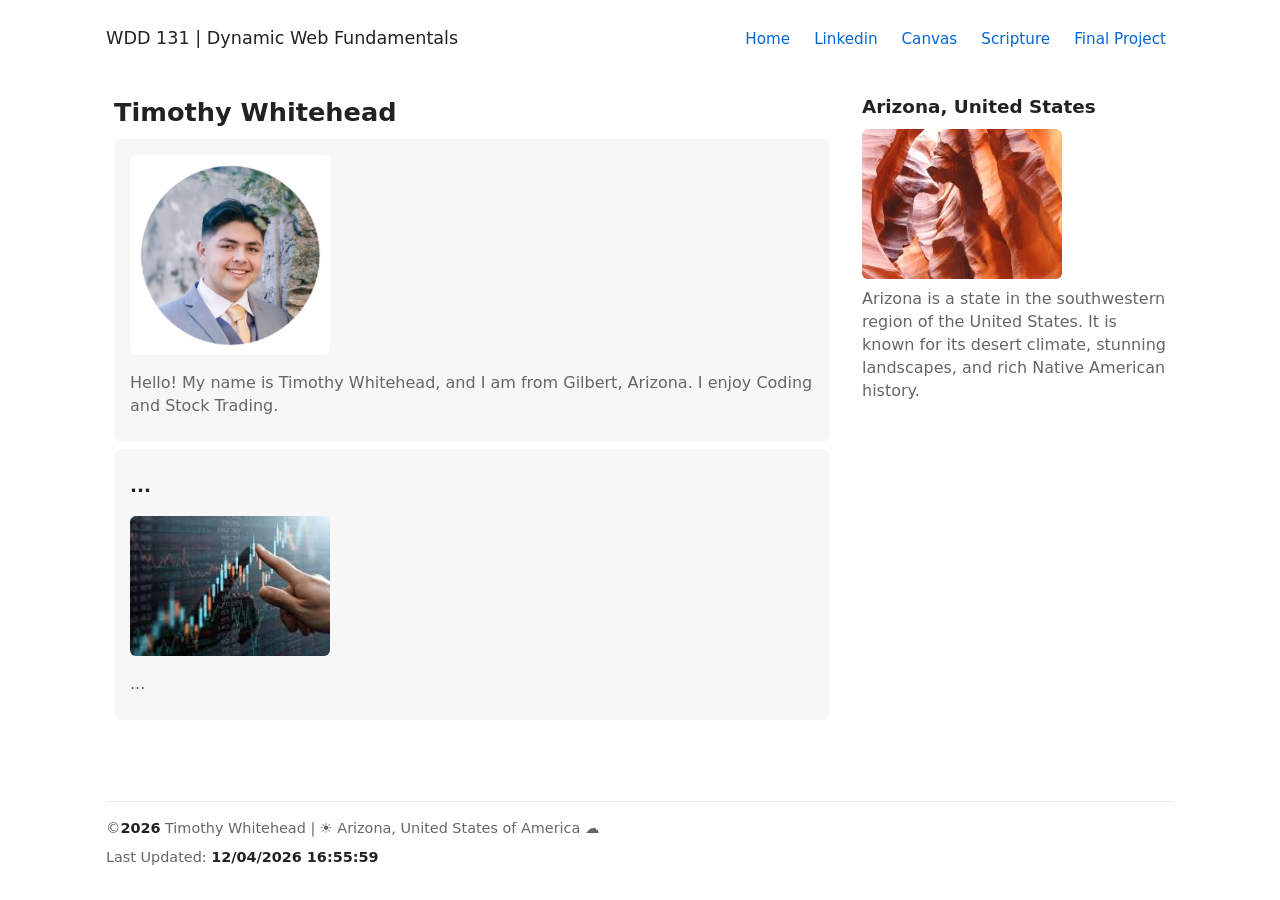
<file: index.html>
<!DOCTYPE html>
<html lang="en-US">

<head>
    <meta charset="utf-8">
    <meta name="viewport" content="width=device-width,initial-scale=1.0">
    <link rel="stylesheet" href="styles/base.css">
    <script src="scripts/getdates.js" defer></script>
    <title>WDD 131 | Dynamic Web Fundamentals | Timothy Whitehead</title>
    <meta name="description" content="Timothy Whitehead's WDD131 Portfolio">
    <meta name="author" content="Timothy Whitehead">
</head>
<body>
    <header>
        <span>WDD 131 | Dynamic Web Fundamentals</span>
        <nav>
            <a href="index.html">Home</a>
            <a href="https://www.linkedin.com/in/t-whitehead/">Linkedin</a>
            <a href="https://byupw.instructure.com/">Canvas</a>
            <a href="https://www.churchofjesuschrist.org/study/scriptures/">Scripture</a>
            <a href="final_project/index.html">Final Project</a>
        </nav>
    </header>
    <main>
        <h1>Timothy Whitehead</h1>
        <section class="card">
            <img src="images/profile.jpg" alt="I&apos;m Timothy Whitehead and I approve this message." width="200">
            <p>Hello! My name is Timothy Whitehead, and I am from Gilbert, Arizona. I enjoy Coding and Stock Trading.</p>
        </section>
        <section class="card">
            <h2>...</h2>
            <img src="images/market.jpg" alt="Placeholder Image for WDD131" width="200">
            <p>...</p>
        </section>
    </main>
    <aside>
        <h2>Arizona, United States</h2>
        <img src="images/arizona.jpg" alt="Arizona" width="200">
        <p>Arizona is a state in the southwestern region of the United States. It is known for its desert climate, stunning landscapes, and rich Native American history.</p>
    </aside>
    <footer>
        <p>&copy;<span id="currentyear"></span> Timothy Whitehead | &#9728; Arizona, United States of America &#9729; </p>
        <p>Last Updated: <span id="lastmodified"></span></p>
    </footer>
</body>

</html>
</file>
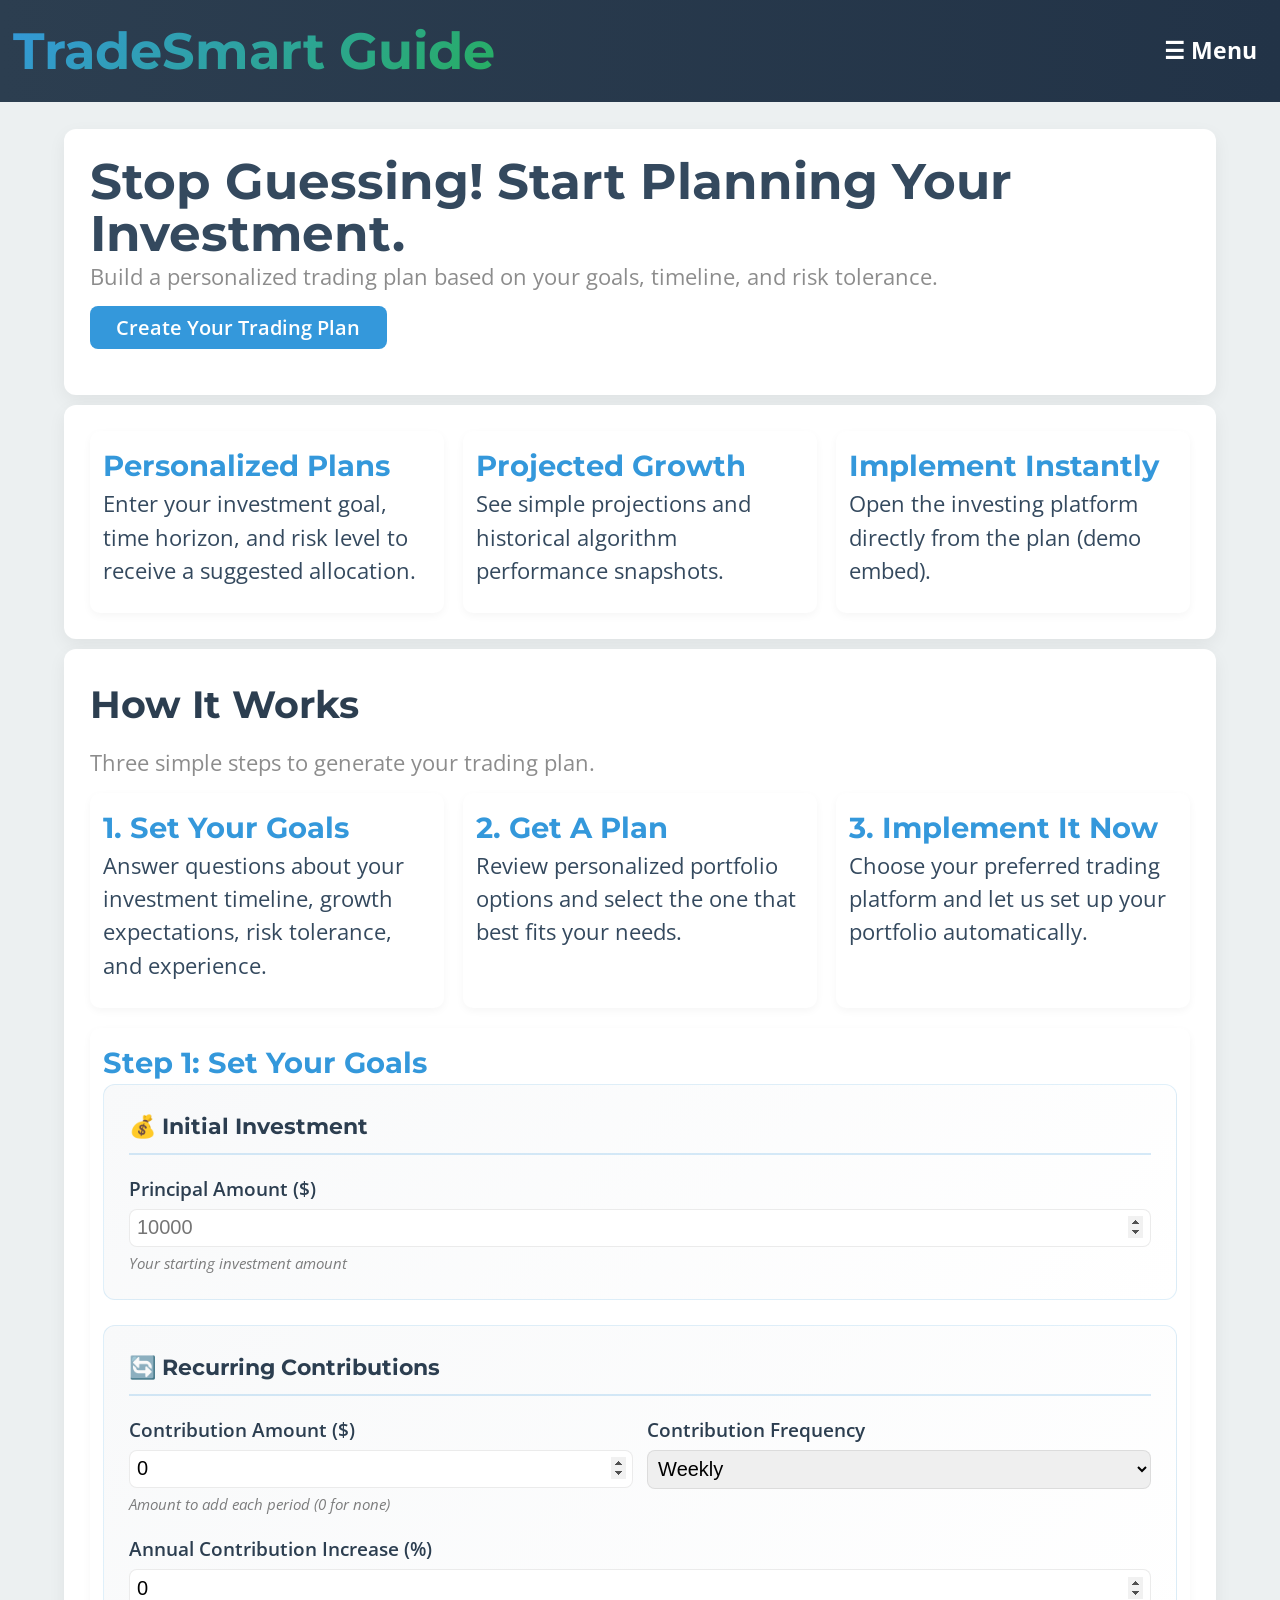
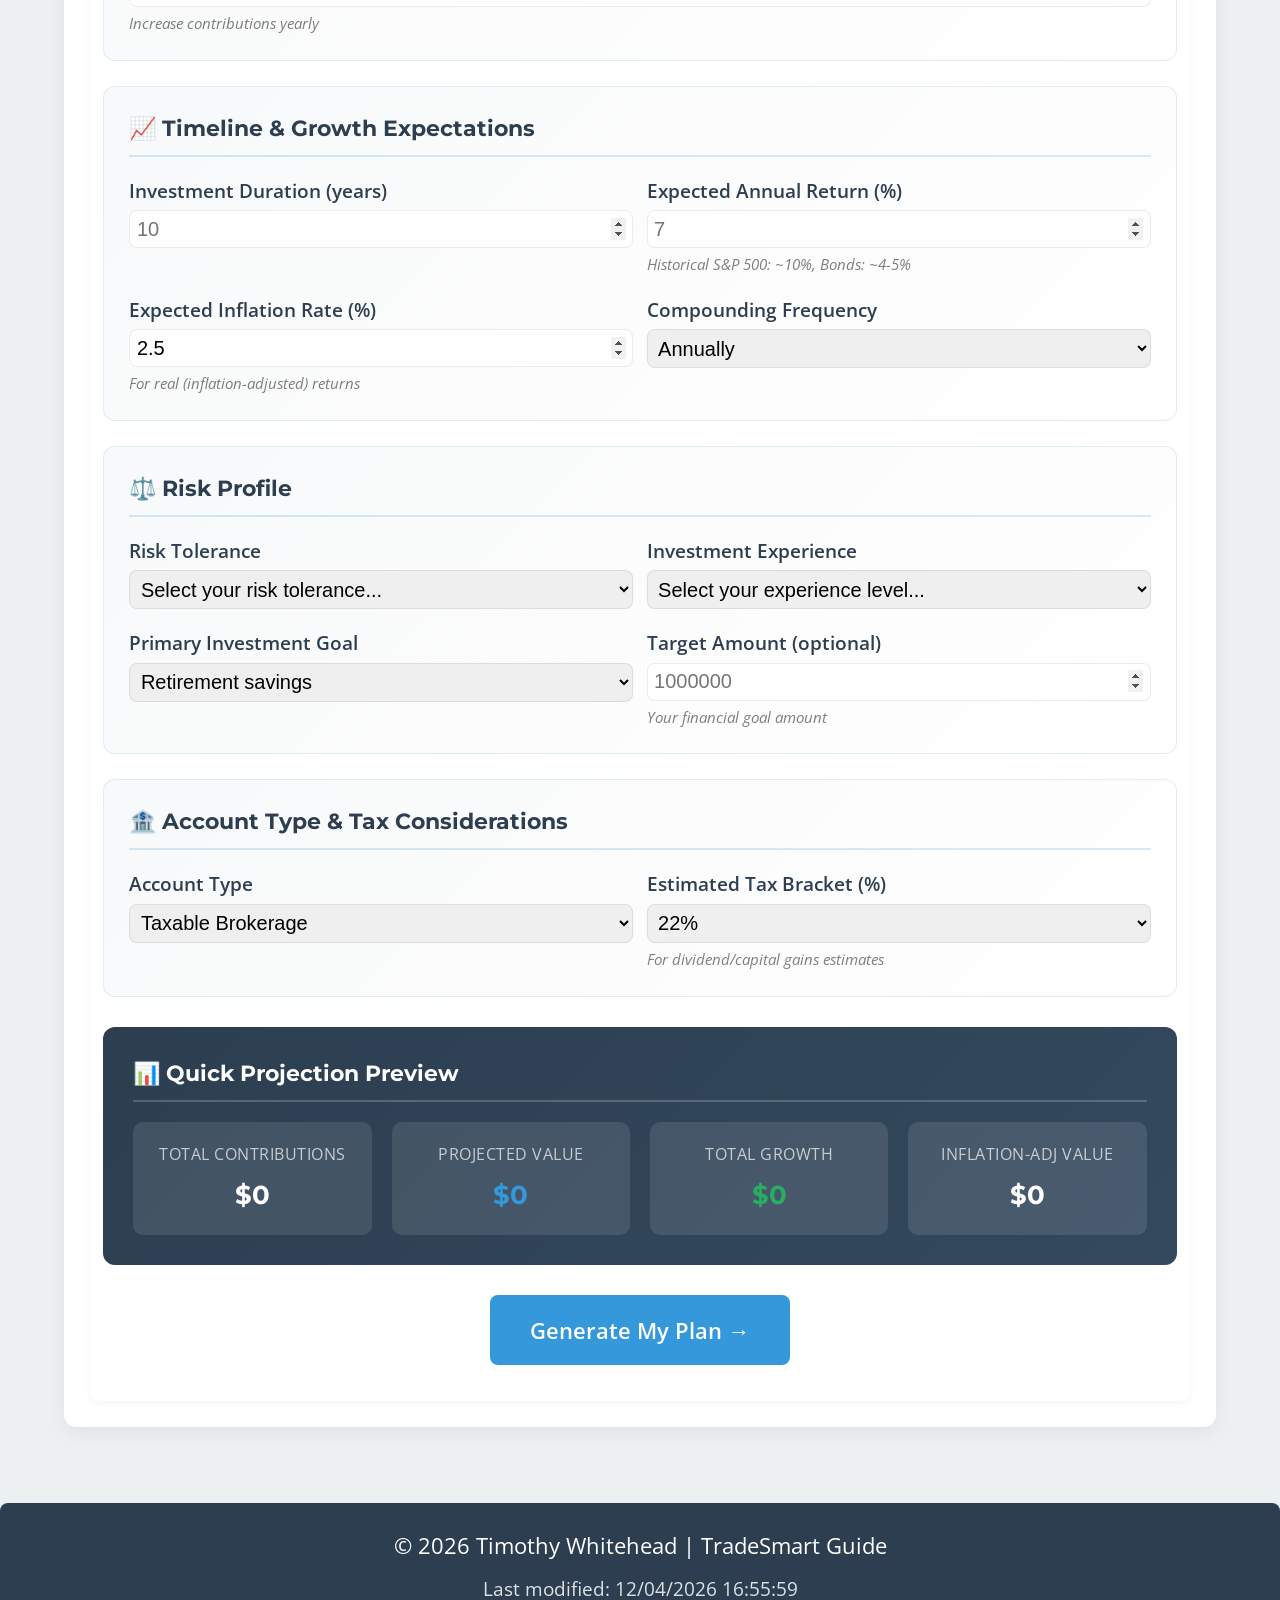
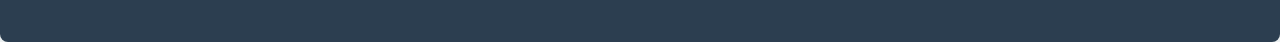
<file: project/index.html>
<!doctype html>
<html lang="en">
<head>
  <meta charset="utf-8">
  <meta name="viewport" content="width=device-width,initial-scale=1">
  <meta name="description" content="Build a personalized trading plan based on your goals, timeline, and risk tolerance with TradeSmart Guide">
  <title>TradeSmart Guide</title>
  <link rel="stylesheet" href="styles/siteplan.css">
</head>
<body>
  <header>
    <span class="logo">TradeSmart Guide</span>
    <details class="nav-toggle">
      <summary aria-label="Toggle menu">☰ Menu</summary>
      <nav>
        <a href="#home">Home</a>
        <a href="#how">How It Works</a>
        <a href="#results">Results</a>
        <a href="#siteplan">Site Plan</a>
      </nav>
    </details>
  </header>

  <main class="container">
    <section id="home" class="hero">
      <h1>Stop Guessing! Start Planning Your Investment.</h1>
      <p class="muted">Build a personalized trading plan based on your goals, timeline, and risk tolerance.</p>
      <p><a class="btn" href="#how">Create Your Trading Plan</a></p>
    </section>

    <section id="highlights" class="grid">
      <div class="card">
        <h3>Personalized Plans</h3>
        <p>Enter your investment goal, time horizon, and risk level to receive a suggested allocation.</p>
      </div>
      <div class="card">
        <h3>Projected Growth</h3>
        <p>See simple projections and historical algorithm performance snapshots.</p>
      </div>
      <div class="card">
        <h3>Implement Instantly</h3>
        <p>Open the investing platform directly from the plan (demo embed).</p>
      </div>
    </section>

    <section id="how" class="hero">
      <h2>How It Works</h2>
      <p class="muted">Three simple steps to generate your trading plan.</p>
      <div class="grid">
        <div class="card">
          <h3>1. Set Your Goals</h3>
          <p>Answer questions about your investment timeline, growth expectations, risk tolerance, and experience.</p>
        </div>
        <div class="card">
          <h3>2. Get A Plan</h3>
          <p>Review personalized portfolio options and select the one that best fits your needs.</p>
        </div>
        <div class="card">
          <h3>3. Implement It Now</h3>
          <p>Choose your preferred trading platform and let us set up your portfolio automatically.</p>
        </div>
      </div>

      <div id="step1" class="card step-card">
        <h3>Step 1: Set Your Goals</h3>
        <form id="goalsForm">
          <!-- Initial Investment Section -->
          <div class="form-section">
            <h4 class="form-section-title">💰 Initial Investment</h4>
            <div class="form-row">
              <div class="form-field-flex">
                <label for="investAmount">Principal Amount ($)</label>
                <input type="number" id="investAmount" placeholder="10000" min="0" required>
                <span class="field-hint">Your starting investment amount</span>
              </div>
            </div>
          </div>

          <!-- Recurring Contributions Section -->
          <div class="form-section">
            <h4 class="form-section-title">🔄 Recurring Contributions</h4>
            <div class="form-row">
              <div class="form-field-flex">
                <label for="recurringAmount">Contribution Amount ($)</label>
                <input type="number" id="recurringAmount" placeholder="200" min="0" value="0">
                <span class="field-hint">Amount to add each period (0 for none)</span>
              </div>
              <div class="form-field-flex">
                <label for="recurringFrequency">Contribution Frequency</label>
                <select id="recurringFrequency">
                  <option value="weekly">Weekly</option>
                  <option value="biweekly">Bi-weekly</option>
                  <option value="monthly">Monthly</option>
                  <option value="quarterly">Quarterly</option>
                  <option value="annually">Annually</option>
                </select>
              </div>
            </div>
            <div class="form-row form-row-margin">
              <div class="form-field-flex">
                <label for="contributionIncrease">Annual Contribution Increase (%)</label>
                <input type="number" id="contributionIncrease" placeholder="0" min="0" max="25" step="0.5" value="0">
                <span class="field-hint">Increase contributions yearly</span>
              </div>
            </div>
          </div>

          <!-- Timeline & Growth Section -->
          <div class="form-section">
            <h4 class="form-section-title">📈 Timeline & Growth Expectations</h4>
            <div class="form-row">
              <div class="form-field-flex">
                <label for="timeline">Investment Duration (years)</label>
                <input type="number" id="timeline" placeholder="10" min="1" max="50" required>
              </div>
              <div class="form-field-flex">
                <label for="expectedGrowth">Expected Annual Return (%)</label>
                <input type="number" id="expectedGrowth" placeholder="7" min="0" max="30" step="0.5" required>
                <span class="field-hint">Historical S&P 500: ~10%, Bonds: ~4-5%</span>
              </div>
            </div>
            <div class="form-row form-row-margin">
              <div class="form-field-flex">
                <label for="inflationRate">Expected Inflation Rate (%)</label>
                <input type="number" id="inflationRate" placeholder="2.5" min="0" max="15" step="0.1" value="2.5">
                <span class="field-hint">For real (inflation-adjusted) returns</span>
              </div>
              <div class="form-field-flex">
                <label for="compoundingFreq">Compounding Frequency</label>
                <select id="compoundingFreq">
                  <option value="daily">Daily</option>
                  <option value="monthly">Monthly</option>
                  <option value="quarterly">Quarterly</option>
                  <option value="annually" selected>Annually</option>
                </select>
              </div>
            </div>
          </div>

          <!-- Risk Profile Section -->
          <div class="form-section">
            <h4 class="form-section-title">⚖️ Risk Profile</h4>
            <div class="form-row">
              <div class="form-field-flex">
                <label for="riskTolerance">Risk Tolerance</label>
                <select id="riskTolerance" required>
                  <option value="">Select your risk tolerance...</option>
                  <option value="conservative">Conservative - Preserve capital, minimal volatility</option>
                  <option value="moderate">Moderate - Balanced growth and stability</option>
                  <option value="aggressive">Aggressive - Maximum growth, accept higher volatility</option>
                </select>
              </div>
              <div class="form-field-flex">
                <label for="experience">Investment Experience</label>
                <select id="experience" required>
                  <option value="">Select your experience level...</option>
                  <option value="beginner">Beginner - New to investing</option>
                  <option value="intermediate">Intermediate - Some experience</option>
                  <option value="advanced">Advanced - Experienced investor</option>
                  <option value="expert">Expert - Professional level</option>
                </select>
              </div>
            </div>
            <div class="form-row form-row-margin">
              <div class="form-field-flex">
                <label for="investmentGoal">Primary Investment Goal</label>
                <select id="investmentGoal">
                  <option value="retirement">Retirement savings</option>
                  <option value="wealth">Wealth building</option>
                  <option value="house">Home down payment</option>
                  <option value="education">Education fund</option>
                  <option value="emergency">Emergency fund growth</option>
                  <option value="income">Passive income generation</option>
                  <option value="other">Other goal</option>
                </select>
              </div>
              <div class="form-field-flex">
                <label for="targetAmount">Target Amount (optional)</label>
                <input type="number" id="targetAmount" placeholder="1000000" min="0">
                <span class="field-hint">Your financial goal amount</span>
              </div>
            </div>
          </div>

          <!-- Tax & Account Section -->
          <div class="form-section">
            <h4 class="form-section-title">🏦 Account Type & Tax Considerations</h4>
            <div class="form-row">
              <div class="form-field-flex">
                <label for="accountType">Account Type</label>
                <select id="accountType">
                  <option value="taxable">Taxable Brokerage</option>
                  <option value="traditional_ira">Traditional IRA / 401(k)</option>
                  <option value="roth">Roth IRA / Roth 401(k)</option>
                  <option value="hsa">HSA (Health Savings Account)</option>
                  <option value="529">529 Education Plan</option>
                </select>
              </div>
              <div class="form-field-flex">
                <label for="taxBracket">Estimated Tax Bracket (%)</label>
                <select id="taxBracket">
                  <option value="0">0% - Tax-advantaged account</option>
                  <option value="10">10%</option>
                  <option value="12">12%</option>
                  <option value="22" selected>22%</option>
                  <option value="24">24%</option>
                  <option value="32">32%</option>
                  <option value="35">35%</option>
                  <option value="37">37%</option>
                </select>
                <span class="field-hint">For dividend/capital gains estimates</span>
              </div>
            </div>
          </div>

          <!-- Projection Preview -->
          <div id="projectionPreview" class="projection-preview">
            <h4 class="form-section-title">📊 Quick Projection Preview</h4>
            <div class="projection-grid">
              <div class="projection-item">
                <span class="projection-label">Total Contributions</span>
                <span id="previewContributions" class="projection-value">$0</span>
              </div>
              <div class="projection-item">
                <span class="projection-label">Projected Value</span>
                <span id="previewValue" class="projection-value accent">$0</span>
              </div>
              <div class="projection-item">
                <span class="projection-label">Total Growth</span>
                <span id="previewGrowth" class="projection-value success">$0</span>
              </div>
              <div class="projection-item">
                <span class="projection-label">Inflation-Adj Value</span>
                <span id="previewRealValue" class="projection-value">$0</span>
              </div>
            </div>
          </div>

          <p class="button-row"><button type="submit" class="btn btn-large">Generate My Plan →</button></p>
        </form>
      </div>

      <div id="step2" class="card step-card step-hidden">
        <h3>Step 2: Choose Your Portfolio Plan</h3>
        <p class="muted step-description">Based on your goals, here are personalized portfolio options. Select the one that best suits your needs.</p>
        <div id="portfolioOptions" class="grid"></div>
      </div>

      <div id="step3" class="card step-card step-hidden">
        <h3>Step 3: Choose Your Trading Platform</h3>
        <p class="muted step-description">Select your preferred platform to implement your investment plan.</p>
        
        <div id="platformSelector" class="platform-grid">
          <div class="platform-card" data-platform="robinhood" data-url="https://robinhood.com">
            <div class="platform-icon">📱</div>
            <h4>Robinhood</h4>
            <p>Commission-free trading</p>
          </div>
          <div class="platform-card" data-platform="fidelity" data-url="https://www.fidelity.com">
            <div class="platform-icon">🏦</div>
            <h4>Fidelity</h4>
            <p>Full-service brokerage</p>
          </div>
          <div class="platform-card" data-platform="schwab" data-url="https://www.schwab.com">
            <div class="platform-icon">💼</div>
            <h4>Charles Schwab</h4>
            <p>Comprehensive investing</p>
          </div>
          <div class="platform-card" data-platform="etrade" data-url="https://us.etrade.com">
            <div class="platform-icon">📊</div>
            <h4>E*TRADE</h4>
            <p>Advanced tools</p>
          </div>
          <div class="platform-card" data-platform="vanguard" data-url="https://www.vanguard.com">
            <div class="platform-icon">⭐</div>
            <h4>Vanguard</h4>
            <p>Low-cost investing</p>
          </div>
          <div class="platform-card" data-platform="webull" data-url="https://www.webull.com">
            <div class="platform-icon">📈</div>
            <h4>Webull</h4>
            <p>Modern interface</p>
          </div>
        </div>

        <div id="platformEmbed" class="platform-embed-hidden">
          <div class="platform-embed-wrapper">
            <h4 id="selectedPlatformName" class="platform-title"></h4>
            
            <div class="portfolio-summary-box">
              <h5 class="section-title">📊 Your Selected Portfolio:</h5>
              <p id="portfolioSummary" class="portfolio-summary-text"></p>
            </div>

            <div id="tradingPlanSection" class="trading-plan-section">
              <h5 class="section-title">📋 Your Personalized Trading Plan</h5>
              
              <div class="plan-details-box">
                <strong class="detail-label">Investment Amount:</strong> $<span id="planInvestAmount"></span><br>
                <strong class="detail-label">Portfolio Strategy:</strong> <span id="planStrategy"></span>
              </div>

              <h6 class="stocks-header">Recommended Holdings:</h6>
              <div id="stocksList" class="stocks-list"></div>

              <div class="warning-box">
                <strong>⚠️ Important Notes:</strong>
                <ul class="warning-list">
                  <li>These are market orders - prices may vary slightly</li>
                  <li>Consider market hours (7:30 AM - 2:00 PM MST)</li>
                  <li>Fractional shares may not be available for all stocks on all platforms</li>
                  <li>Review all details before confirming trades</li>
                </ul>
              </div>

              <div class="action-buttons">
                <button id="openPlatformBtn" class="btn btn-large">
                  🚀 Open <span id="platformBtnName"></span> to Execute Trades
                </button>
                <br>
                <button id="downloadPlanBtn" class="btn alt btn-medium">
                  📥 Download Trading Plan (PDF)
                </button>
                <br>
                <button id="autoTradeBtn" class="btn auto-trade-btn btn-medium">
                  🤖 Auto Trade Simulation
                </button>
              </div>
            </div>

            <div class="risk-disclosure">
              <strong>⚠️ RISK DISCLOSURE:</strong> Investing in securities involves risk, including possible loss of principal. Past performance does not guarantee future results. This is educational information only and not personalized investment advice. TradeSmart Guide is not a registered investment advisor. You are responsible for your own investment decisions. Always consult with a qualified financial advisor before making investment decisions.
            </div>

            <div class="instructions-section">
              <h5 class="section-title">📝 Step-by-Step Instructions</h5>
              
              <div class="instruction-step">
                <strong class="step-label">Step 1: Log into <span id="platformNameInstructions"></span></strong>
                <p class="step-text">Click the button above to open your brokerage account in a new window.</p>
              </div>

              <div class="instruction-step">
                <strong class="step-label">Step 2: Navigate to Trade/Buy Page</strong>
                <p class="step-text">Find the "Trade" or "Buy" button, usually in the main navigation or dashboard.</p>
              </div>

              <div class="instruction-step">
                <strong class="step-label">Step 3: Enter Each Stock Symbol</strong>
                <p class="step-text">For each ticker listed above, search for it and select "Buy" or "Trade".</p>
              </div>

              <div class="instruction-step">
                <strong class="step-label">Step 4: Enter Quantities</strong>
                <p class="step-text">Enter the number of shares shown in your trading plan above. Choose "Market Order" for immediate execution.</p>
              </div>

              <div class="instruction-step">
                <strong class="step-label">Step 5: Review and Confirm</strong>
                <p class="step-text">Double-check all details before clicking "Submit" or "Place Order".</p>
              </div>

              <div class="instruction-step">
                <strong class="step-label">Step 6: Verify Execution</strong>
                <p class="step-text">Check your order history to confirm all trades were executed successfully.</p>
              </div>
            </div>

            <div class="complete-button-wrapper">
              <button id="markCompleteBtn" class="btn alt btn-large">
                ✅ I've Completed My Trades
              </button>
            </div>
          </div>
        </div>
      </div>
    </section>

    <section id="results" class="results-section">
      <div class="card">
        <h3>🎉 Setup Complete!</h3>
        <p>Your portfolio has been configured and is ready to start growing. You can now manage your investments directly through your chosen platform.</p>
        <div id="finalSummary" class="final-summary"></div>
        <p class="results-actions">
          <a class="btn" href="#home">Create Another Plan</a>
          <button class="btn alt" onclick="window.print()">Print Plan Summary</button>
        </p>
      </div>
    </section>
  </main>

  <!-- Auto Trade Model - OPTIMIZED VERSION -->
  <div id="autoTradeModel" class="model-overlay">
    <div class="model-container">
      <div class="model-header">
        <h2>🤖 Auto Trade Setup</h2>
        <button id="closeAutoTradeModel" class="model-close">&times;</button>
      </div>
      
      <div id="autoTradeSetup" class="model-content">
        <!-- Optimization Notice -->
        <div class="optimization-notice">
          <strong>✨ OPTIMIZED CONFIGURATION</strong>
          <p>Parameters have been optimized based on 20-year backtest analysis. Key improvements:</p>
          <ul>
            <li><strong>Buffer:</strong> 0.2% → 3% (captures meaningful moves, not noise)</li>
            <li><strong>SMA Window:</strong> 12 → 20 (smoother signals for part-time monitoring)</li>
            <li><strong>Position Size:</strong> 10% → 25% (fewer trades need more impact)</li>
            <li><strong>Added:</strong> Trend filter, take profit targets, stop losses</li>
          </ul>
        </div>

        <!-- Session Recommendations -->
        <div class="session-recommendations">
          <strong>⏰ RECOMMENDED SESSION SETTINGS</strong>
          <div class="session-grid">
            <div class="session-item">
              <span class="session-label">Duration</span>
              <span class="session-value">2 hours</span>
            </div>
            <div class="session-item">
              <span class="session-label">Frequency</span>
              <span class="session-value">2-3x per week</span>
            </div>
            <div class="session-item">
              <span class="session-label">Best Times</span>
              <span class="session-value">8:00-10:00 AM MST<br>12:00-2:00 PM MST</span>
            </div>
            <div class="session-item">
              <span class="session-label">Avoid</span>
              <span class="session-value">First 15 min<br>Lunch hour</span>
            </div>
          </div>
        </div>

        <div class="setup-warning">
          <strong>⚠️ Educational Simulation</strong>
          <p>This is a simulation of the trading bot for educational purposes. Configure your settings below to see how the optimized bot would operate.</p>
        </div>

        <form id="autoTradeForm">
          <div class="config-section">
            <h4>🔐 Robinhood Credentials</h4>
            <p class="config-note">These are stored locally on your device and used only for simulation display.</p>
            <div class="form-row">
              <div class="form-field-flex">
                <label for="rhUsername">Robinhood Email (simulation@only.com)</label>
                <input type="email" id="rhUsername" placeholder="your_email@example.com" required>
              </div>
              <div class="form-field-flex">
                <label for="rhPassword">Robinhood Password (12345678)</label>
                <input type="password" id="rhPassword" placeholder="••••••••" required>
              </div>
            </div>
          </div>

          <div class="config-section">
            <h4>📈 Stocks to Trade</h4>
            <p class="config-note">Enter stock ticker symbols separated by commas.</p>
            <div class="form-row">
              <div class="form-field-flex" style="flex: 1;">
                <label for="stockSymbols">Stock Symbols</label>
                <input type="text" id="stockSymbols" placeholder="QQQ, SPY, VOO, AAPL, MSFT" value="QQQ, SPY, VOO, AAPL, MSFT" required>
              </div>
            </div>
          </div>

          <div class="config-section">
            <h4>⚙️ Entry Signal Parameters</h4>
            <div class="form-row">
              <div class="form-field-flex">
                <label for="tradingBuffer">Trading Buffer (%)</label>
                <input type="number" id="tradingBuffer" value="3" min="0" max="10" step="0.1" required>
                <span class="field-hint">3% recommended (was 0.2%)</span>
              </div>
              <div class="form-field-flex">
                <label for="smaWindow">SMA Window (periods)</label>
                <input type="number" id="smaWindow" value="20" min="5" max="50" required>
                <span class="field-hint">20 recommended (was 12)</span>
              </div>
            </div>
            <div class="form-row form-row-margin">
              <div class="form-field-flex">
                <label for="maxCashPerStock">Max Position Size (%)</label>
                <input type="number" id="maxCashPerStock" value="25" min="5" max="50" required>
                <span class="field-hint">25% recommended (was 10%)</span>
              </div>
              <div class="form-field-flex">
                <label for="checkInterval">Check Interval (seconds)</label>
                <input type="number" id="checkInterval" value="300" min="30" max="600" required>
                <span class="field-hint">300s (5 min) recommended</span>
              </div>
            </div>
          </div>

          <div class="config-section">
            <h4>🎯 Trend Filter</h4>
            <p class="config-note">Only trade in the direction of the primary trend - critical for part-time trading.</p>
            <div class="form-row">
              <div class="form-field-flex">
                <label for="trendSmaWindow">Trend SMA Window</label>
                <input type="number" id="trendSmaWindow" value="50" min="20" max="200" required>
                <span class="field-hint">50-period trend filter</span>
              </div>
              <div class="form-field-flex">
                <label for="requireTrendAlignment">Require Trend Alignment</label>
                <select id="requireTrendAlignment">
                  <option value="true" selected>Yes - Only trade WITH the trend</option>
                  <option value="false">No - Trade any direction</option>
                </select>
                <span class="field-hint">Highly recommended: ON</span>
              </div>
            </div>
          </div>

          <div class="config-section">
            <h4>🚪 Exit Strategy</h4>
            <p class="config-note">Don't sell at tiny gains! Let winners run with proper risk management.</p>
            <div class="form-row">
              <div class="form-field-flex">
                <label for="takeProfitPct">Take Profit (%)</label>
                <input type="number" id="takeProfitPct" value="8" min="2" max="20" step="0.5" required>
                <span class="field-hint">8% recommended (was ~0.2%!)</span>
              </div>
              <div class="form-field-flex">
                <label for="stopLossPct">Stop Loss (%)</label>
                <input type="number" id="stopLossPct" value="4" min="1" max="10" step="0.5" required>
                <span class="field-hint">4% recommended</span>
              </div>
            </div>
            <div class="form-row form-row-margin">
              <div class="form-field-flex">
                <label for="useTrailingStop">Use Trailing Stop</label>
                <select id="useTrailingStop">
                  <option value="true" selected>Yes - Protect profits</option>
                  <option value="false">No - Fixed exits only</option>
                </select>
                <span class="field-hint">Activates after 5% gain, trails by 2%</span>
              </div>
              <div class="form-field-flex">
                <label for="sessionDuration">Session Duration (minutes)</label>
                <input type="number" id="sessionDuration" value="120" min="30" max="480" required>
                <span class="field-hint">120 min (2 hours) recommended</span>
              </div>
            </div>
          </div>

          <!-- Backtest Results Summary -->
          <div class="backtest-summary">
            <h4>📊 20-Year Backtest Results</h4>
            <div class="backtest-grid">
              <div class="backtest-item negative">
                <span class="backtest-label">Original Config</span>
                <span class="backtest-value">0.79% CAGR</span>
                <span class="backtest-note">vs 13.7% buy & hold</span>
              </div>
              <div class="backtest-item positive">
                <span class="backtest-label">Optimized Config</span>
                <span class="backtest-value">3-5x Better</span>
                <span class="backtest-note">Expected improvement</span>
              </div>
              <div class="backtest-item neutral">
                <span class="backtest-label">Win Rate</span>
                <span class="backtest-value">74.7%</span>
                <span class="backtest-note">High accuracy</span>
              </div>
              <div class="backtest-item neutral">
                <span class="backtest-label">Max Drawdown</span>
                <span class="backtest-value">-9.2%</span>
                <span class="backtest-note">Good risk control</span>
              </div>
            </div>
          </div>

          <div class="form-actions">
            <button type="button" id="downloadConfigBtn" class="btn alt">
              📥 Download Config Files
            </button>
            <button type="submit" class="btn">
              ▶️ Start Simulation
            </button>
          </div>
        </form>
      </div>

      <div id="autoTradeSimulation" class="model-content" style="display: none;">
        <div class="simulation-header">
          <div class="sim-status">
            <span class="status-dot"></span>
            <span id="simStatusText">Running Simulation...</span>
          </div>
          <button id="stopSimulation" class="btn btn-small btn-danger">⏹ Stop</button>
        </div>

        <div class="simulation-stats">
          <div class="stat-card">
            <span class="stat-label">Account Equity</span>
            <span id="simEquity" class="stat-value">$10,000.00</span>
          </div>
          <div class="stat-card">
            <span class="stat-label">Available Cash</span>
            <span id="simCash" class="stat-value">$10,000.00</span>
          </div>
          <div class="stat-card">
            <span class="stat-label">Session P/L</span>
            <span id="simPL" class="stat-value profit">+$0.00</span>
          </div>
        </div>

        <div class="simulation-chart">
          <canvas id="priceChart"></canvas>
        </div>

        <div class="simulation-log">
          <h5>📋 Trading Log</h5>
          <div id="tradingLog" class="log-container">
            <div class="log-entry info">Initializing optimized trading bot...</div>
          </div>
        </div>

        <div class="holdings-section">
          <h5>📊 Current Holdings</h5>
          <div id="holdingsTable" class="holdings-container"></div>
        </div>

        <div class="sim-actions">
          <button id="backToSetup" class="btn alt">← Back to Setup</button>
          <button id="exportLog" class="btn">📥 Export Log</button>
        </div>
      </div>
    </div>
  </div>

  <footer>
    <p>&copy; <span id="currentyear"></span> Timothy Whitehead | TradeSmart Guide</p>
    <p id="lastModified" class="site-footer-meta"></p>
  </footer>

  <script src="scripts/siteplan.js"></script>
  <script src="scripts/autotrade.js"></script>
</body>
</html>
</file>
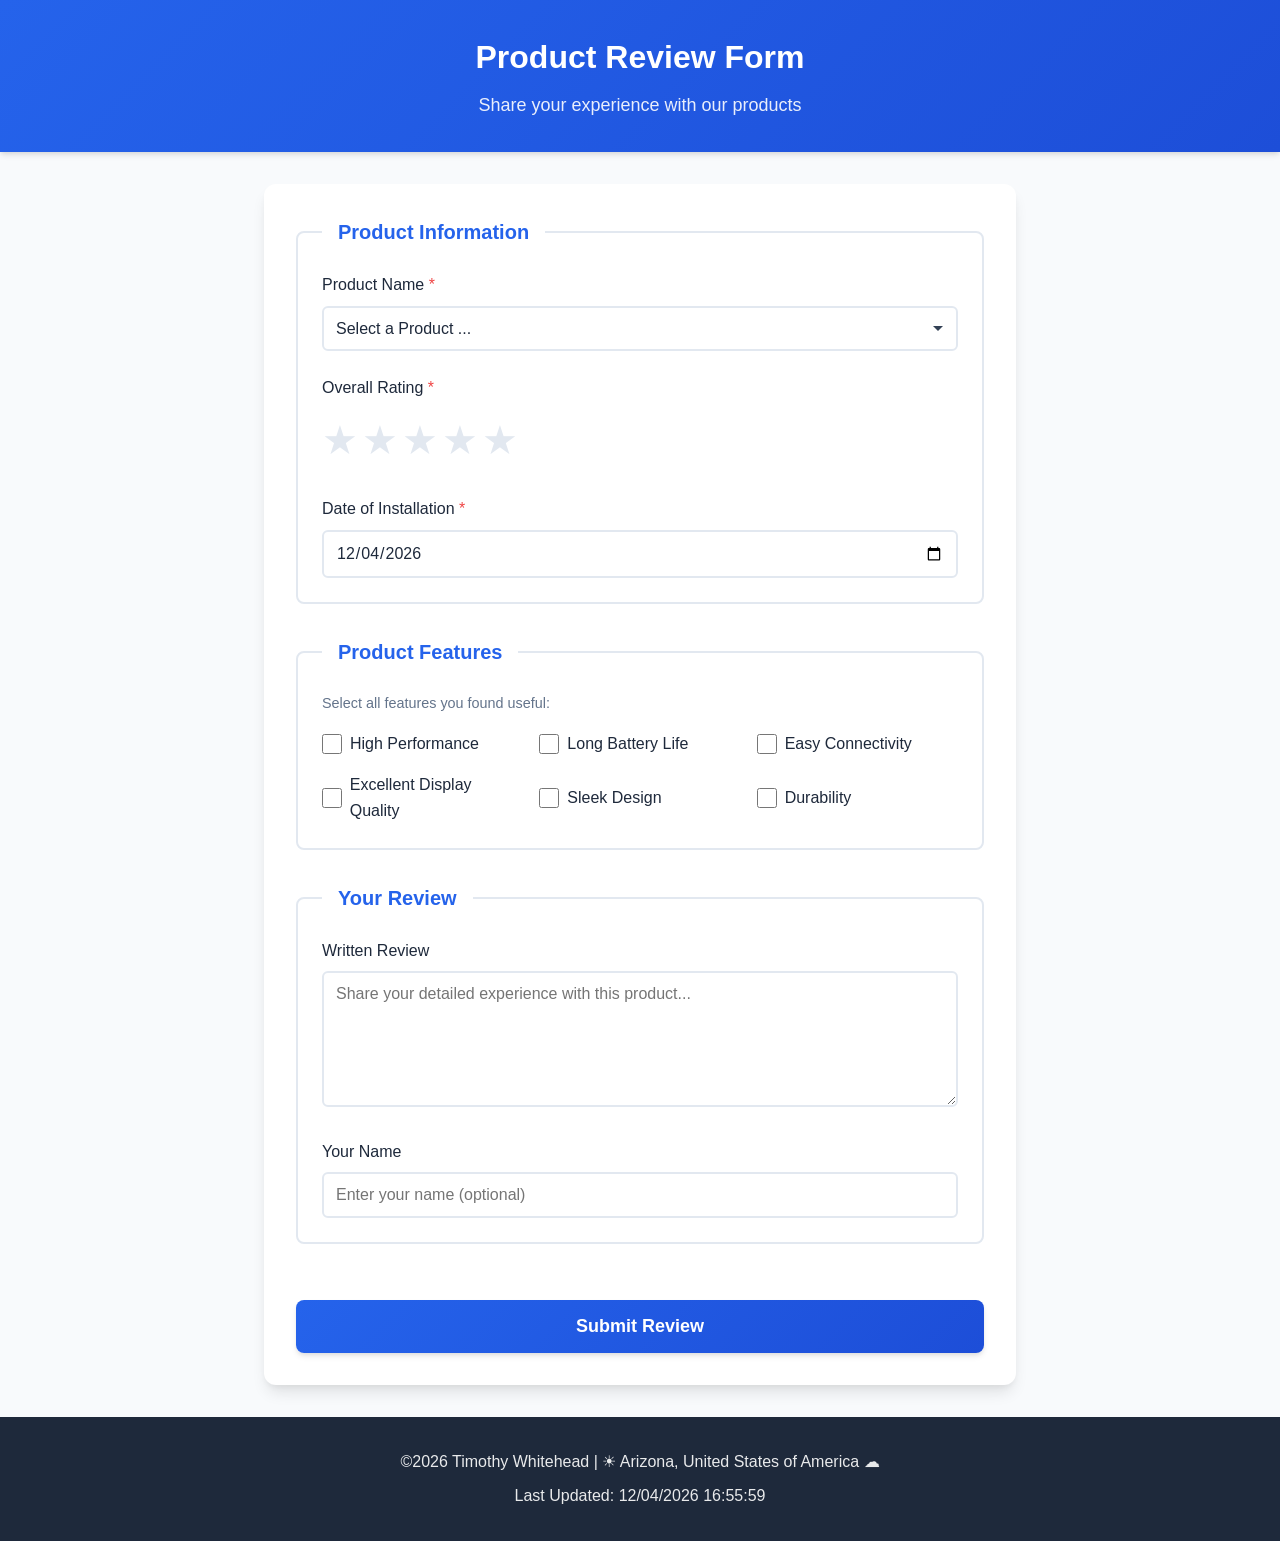
<file: form.html>
<!DOCTYPE html>
<html lang="en-US">

<head>
    <meta charset="utf-8">
    <meta name="viewport" content="width=device-width,initial-scale=1.0">
    <link rel="stylesheet" href="styles/form.css">
    <script src="scripts/form.js" defer></script>
    <script src="scripts/getdates.js" defer></script>
    <title>Product Review Form | WDD 131 | Timothy Whitehead</title>
    <meta name="description" content="Submit a product review for electronics">
    <meta name="author" content="Timothy Whitehead">
</head>

<body>
    <header>
        <h1>Product Review Form</h1>
        <p>Share your experience with our products</p>
    </header>
    
    <main>
        <form action="review.html" method="get">
            <fieldset>
                <legend>Product Information</legend>
                
                <label for="productName">Product Name <span class="required">*</span></label>
                <select id="productName" name="productName" required>
                    <option value="" disabled selected>Select a Product ...</option>
                </select>

                <label for="star1">Overall Rating <span class="required">*</span></label>
                <div class="star-rating">
                    <input type="radio" id="star5" name="rating" value="5" required>
                    <label for="star5" title="5 stars">★</label>
                    
                    <input type="radio" id="star4" name="rating" value="4">
                    <label for="star4" title="4 stars">★</label>
                    
                    <input type="radio" id="star3" name="rating" value="3">
                    <label for="star3" title="3 stars">★</label>
                    
                    <input type="radio" id="star2" name="rating" value="2">
                    <label for="star2" title="2 stars">★</label>
                    
                    <input type="radio" id="star1" name="rating" value="1">
                    <label for="star1" title="1 star">★</label>
                </div>

                <label for="installDate">Date of Installation <span class="required">*</span></label>
                <input type="date" id="installDate" name="installDate" required style="cursor: pointer;">
            </fieldset>

            <fieldset>
                <legend>Product Features</legend>
                <p class="field-description">Select all features you found useful:</p>
                
                <div class="checkbox-group">
                    <div class="checkbox-item">
                        <input type="checkbox" id="performance" name="features" value="Performance">
                        <label for="performance">High Performance</label>
                    </div>
                    
                    <div class="checkbox-item">
                        <input type="checkbox" id="battery" name="features" value="Battery Life">
                        <label for="battery">Long Battery Life</label>
                    </div>
                    
                    <div class="checkbox-item">
                        <input type="checkbox" id="connectivity" name="features" value="Connectivity">
                        <label for="connectivity">Easy Connectivity</label>
                    </div>
                    
                    <div class="checkbox-item">
                        <input type="checkbox" id="display" name="features" value="Display Quality">
                        <label for="display">Excellent Display Quality</label>
                    </div>
                    
                    <div class="checkbox-item">
                        <input type="checkbox" id="design" name="features" value="Design">
                        <label for="design">Sleek Design</label>
                    </div>
                    
                    <div class="checkbox-item">
                        <input type="checkbox" id="durability" name="features" value="Durability">
                        <label for="durability">Durability</label>
                    </div>
                </div>
            </fieldset>

            <fieldset>
                <legend>Your Review</legend>
                
                <label for="writtenReview">Written Review</label>
                <textarea id="writtenReview" name="writtenReview" rows="6" 
                          placeholder="Share your detailed experience with this product..."></textarea>

                <label for="userName">Your Name</label>
                <input type="text" id="userName" name="userName" 
                       placeholder="Enter your name (optional)">
            </fieldset>

            <button type="submit">Submit Review</button>
        </form>
    </main>

    <footer>
        <p>&copy;<span id="currentyear"></span> Timothy Whitehead | &#9728; Arizona, United States of America &#9729; </p>
        <p>Last Updated: <span id="lastmodified"></span></p>
    </footer>
</body>

</html>
</file>
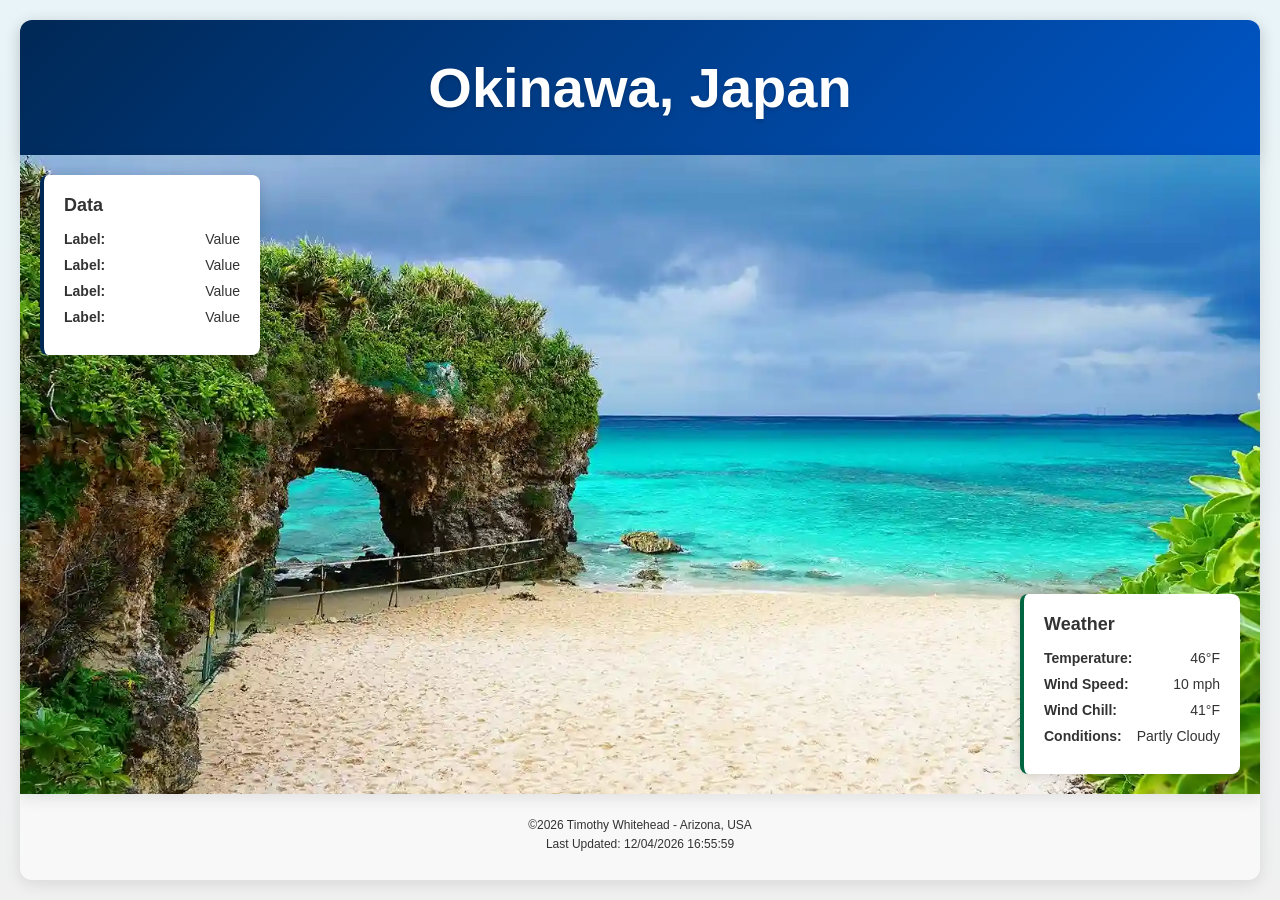
<file: place.html>
<!doctype html>
<html lang="en">
<head>
    <meta charset="utf-8" />
    <meta name="viewport" content="width=device-width,initial-scale=1" />
    <title>Place title</title>
    <meta name="author" content="Timothy Whitehead">
    <link rel="preload" href="styles/place.css" as="style" onload="this.onload=null;this.rel='stylesheet'">
    <noscript><link rel="stylesheet" href="styles/place.css"></noscript>
    <script src="scripts/place.js" defer></script>
</head>
<body>
    <header class="header">
        <div class="title-box">
            <h1>Okinawa, Japan</h1>
        </div>
    </header>
    
    <main class="main-content">
        <div class="large-image">
            <img src="images/okinawa.webp" 
             srcset="images/okinawa.webp 400w,
                 images/okinawa.webp 800w,
                 images/okinawa.webp 1200w"
             sizes="(max-width: 400px) 400px,
                (max-width: 800px) 800px,
                1200px"
             width="1200"
             height="800"
             alt="Scenic view of Okinawa coastline" 
             fetchpriority="high"
             style="width: 100%; height: 100%; object-fit: cover;">
        </div>

        <div class="data-panel">
            <h2>Data</h2>
            <div class="data-item">
                <span>Label:</span>
                <span>Value</span>
            </div>
            <div class="data-item">
                <span>Label:</span>
                <span>Value</span>
            </div>
            <div class="data-item">
                <span>Label:</span>
                <span>Value</span>
            </div>
            <div class="data-item">
                <span>Label:</span>
                <span>Value</span>
            </div>
        </div>

        <div class="weather-panel">
            <div class="weather-header">
                <h2>Weather</h2>
                <img src="images/weathericon.svg" alt="Weather icon" class="weather-icon" width="40" height="40">
            </div>
            <div class="data-item">
                <span>Temperature:</span>
                <span>46°F</span>
            </div>
            <div class="data-item">
                <span>Wind Speed:</span>
                <span>10 mph</span>
            </div>
            <div class="data-item">
                <span>Wind Chill:</span>
                <span id="windchill">N/A</span>
            </div>
            <div class="data-item">
                <span>Conditions:</span>
                <span>Partly Cloudy</span>
            </div>
        </div>
    </main>
    
    <footer class="footer">
        <div class="footer-line">
            &copy;<span id="currentyear"></span> Timothy Whitehead - Arizona, USA
        </div>
        <div class="footer-line">
            Last Updated: <span id="lastmodified"></span>
        </div>
    </footer>                  
</body>
</html>
</file>
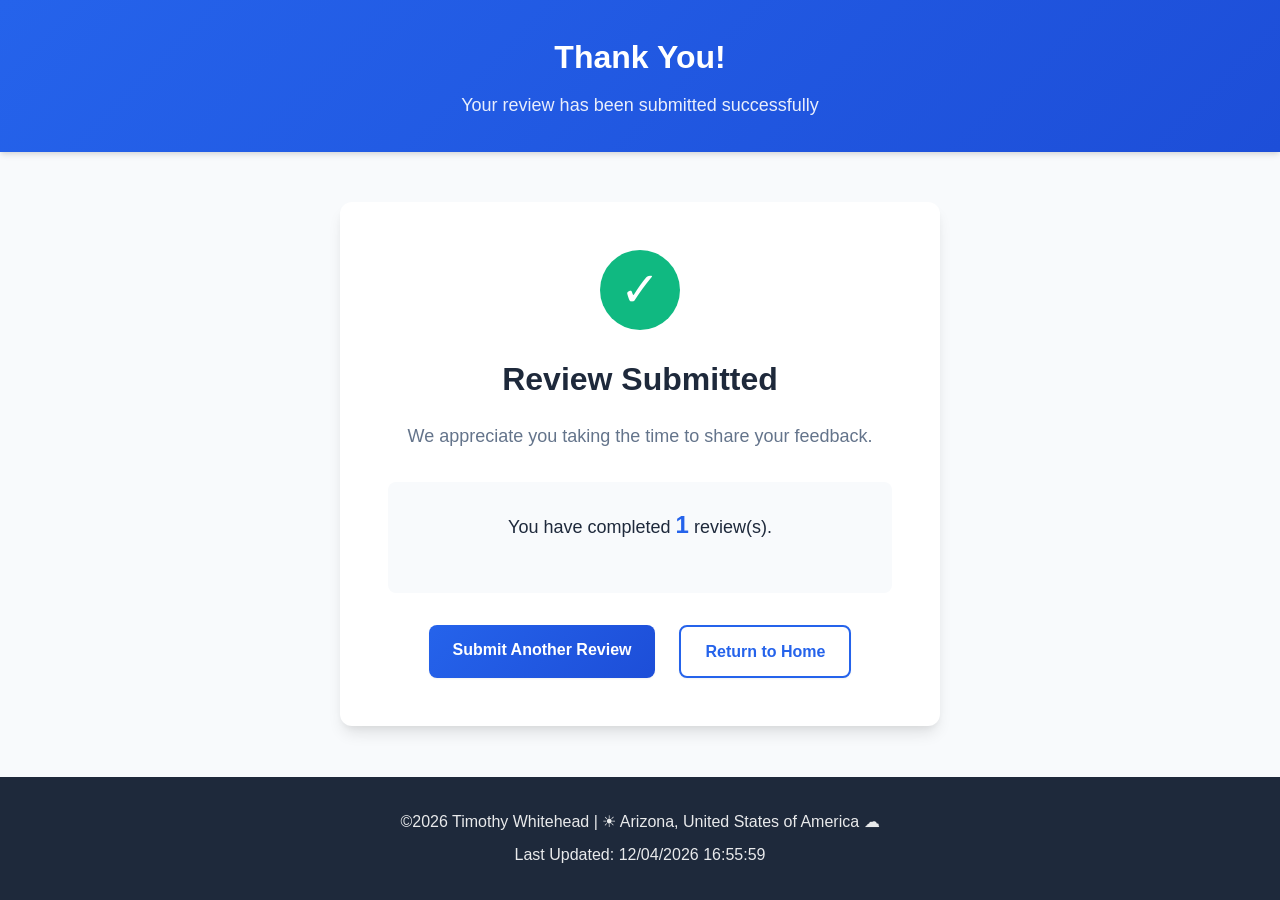
<file: review.html>
<!DOCTYPE html>
<html lang="en-US">

<head>
    <meta charset="utf-8">
    <meta name="viewport" content="width=device-width,initial-scale=1.0">
    <link rel="stylesheet" href="styles/form.css">
    <script src="scripts/review.js" defer></script>
    <script src="scripts/getdates.js" defer></script>
    <title>Review Confirmation | WDD 131 | Timothy Whitehead</title>
    <meta name="description" content="Thank you for your product review">
    <meta name="author" content="Timothy Whitehead">
</head>

<body>
    <header>
        <h1>Thank You!</h1>
        <p>Your review has been submitted successfully</p>
    </header>
    
    <main class="confirmation">
        <div class="success-message">
            <div class="checkmark">✓</div>
            <h2>Review Submitted</h2>
            <p>We appreciate you taking the time to share your feedback.</p>
            
            <div class="review-count">
                <p>You have completed <strong><span id="reviewCount">0</span></strong> review(s).</p>
            </div>
            
            <div class="action-buttons">
                <a href="form.html" class="btn btn-primary">Submit Another Review</a>
                <a href="index.html" class="btn btn-secondary">Return to Home</a>
            </div>
        </div>
    </main>

    <footer>
        <p>&copy;<span id="currentyear"></span> Timothy Whitehead | &#9728; Arizona, United States of America &#9729; </p>
        <p>Last Updated: <span id="lastmodified"></span></p>
    </footer>
</body>

</html>
</file>
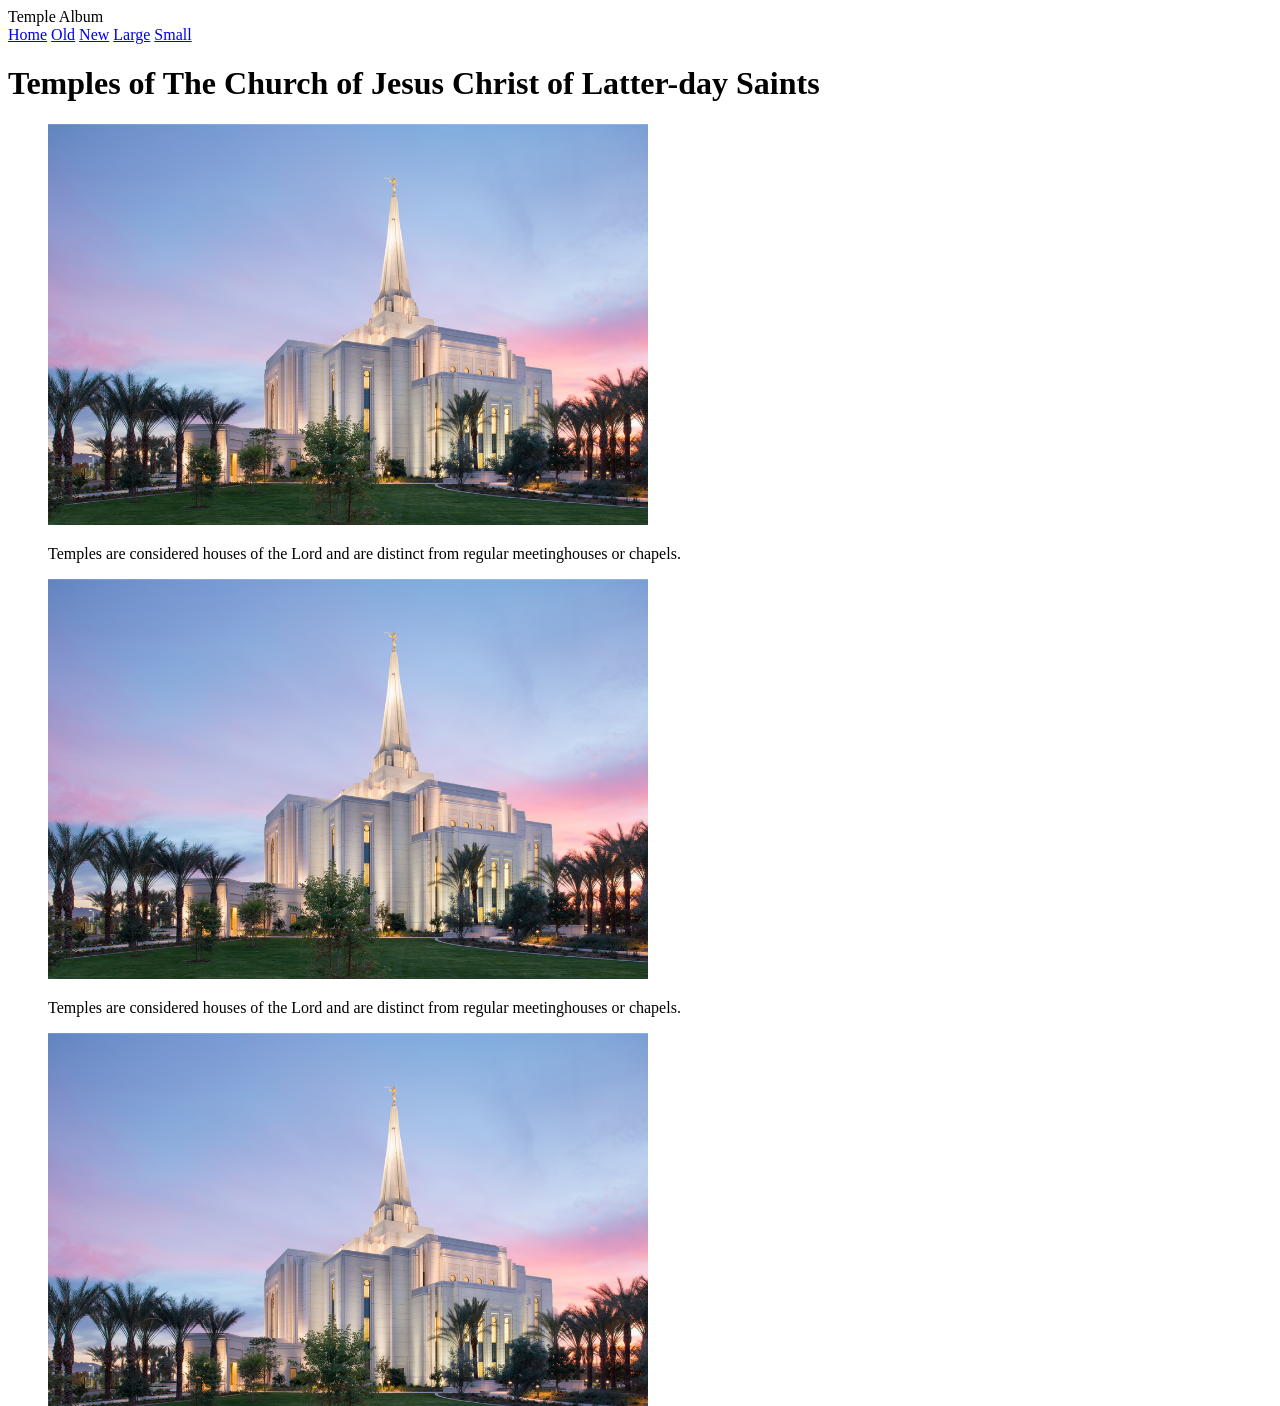
<file: temples.html>
<!DOCTYPE html>
<html lang="en-US">

<head>
    <meta charset="utf-8">
    <meta name="viewport" content="width=device-width,initial-scale=1.0">
    <script src="scripts/getdates.js" defer></script>
    <script>
        function loadStylesheetForDevice() {
            const head = document.head;
            const link = document.createElement('link');
            link.rel = 'stylesheet';

            if (window.innerWidth < 768) {
                link.href = 'styles/temples.css';
                const script = document.createElement('script');
                script.src = 'scripts/temples.js';
                script.defer = true;
                head.appendChild(script);
            }
            else {
                link.href = 'styles/temples-large.css';
            }

            const existingLink = document.querySelector('link[rel="stylesheet"]');
            if (existingLink) {
                head.removeChild(existingLink);
            }
            head.appendChild(link);
        }

        window.onload = loadStylesheetForDevice;
        window.onresize = loadStylesheetForDevice;

        function setupHamburgerMenu() {
            if (window.innerWidth < 768) {
                let nav = document.querySelector('nav');
                if (!document.getElementById('hamburger')) {
                    const hamburger = document.createElement('button');
                    hamburger.id = 'hamburger';
                    hamburger.innerHTML = '&#9776;';
                    hamburger.setAttribute('aria-label', 'Open navigation menu');
                    nav.parentNode.insertBefore(hamburger, nav);

                    nav.style.display = 'none';

                    hamburger.onclick = function () {
                        nav.style.display = nav.style.display === 'none' ? 'block' : 'none';
                    };
                }
            } else {
                const hamburger = document.getElementById('hamburger');
                let nav = document.querySelector('nav');
                if (hamburger) {
                    hamburger.parentNode.removeChild(hamburger);
                }
                if (nav) {
                    nav.style.display = '';
                }
            }
        }
        window.addEventListener('load', setupHamburgerMenu);
        window.addEventListener('resize', setupHamburgerMenu);
    </script>
    <title>WDD 131 | Dynamic Web Fundamentals | Timothy Whitehead</title>
    <meta name="description" content="Timothy Whitehead's WDD131 Portfolio">
    <meta name="author" content="Timothy Whitehead">
</head>

<body>   
    <header>
        <span>Temple Album</span>
        <nav>
            <a href="index.html">Home</a>
            <a href="old.html">Old</a>
            <a href="new.html">New</a>
            <a href="large.html">Large</a>
            <a href="small.html">Small</a>
        </nav>
    </header>
    <main>
        <h1>Temples of The Church of Jesus Christ of Latter-day Saints</h1>
        <figure> <!-- 1 -->
            <div class="image-container">
                <img src="images/temple_banner.jpg" alt="Temples of The Church of Jesus Christ of Latter-day Saints" width="600">
                <p>Temples are considered houses of the Lord and are distinct from regular meetinghouses or chapels.</p>
            </div>
        </figure>
        <figure> <!-- 2 -->
            <div class="image-container">
                <img src="images/temple_banner.jpg" alt="Temples of The Church of Jesus Christ of Latter-day Saints" width="600">
                <p>Temples are considered houses of the Lord and are distinct from regular meetinghouses or chapels.</p>
            </div>
        </figure>
        <figure> <!-- 3 -->
            <div class="image-container">
                <img src="images/temple_banner.jpg" alt="Temples of The Church of Jesus Christ of Latter-day Saints" width="600">
                <p>Temples are considered houses of the Lord and are distinct from regular meetinghouses or chapels.</p>
            </div>
        </figure>
        <figure> <!-- 4 -->
            <div class="image-container">
                <img src="images/temple_banner.jpg" alt="Temples of The Church of Jesus Christ of Latter-day Saints" width="600">
                <p>Temples are considered houses of the Lord and are distinct from regular meetinghouses or chapels.</p>
            </div>
        </figure>
        <figure> <!-- 5 -->
            <div class="image-container">
                <img src="images/temple_banner.jpg" alt="Temples of The Church of Jesus Christ of Latter-day Saints" width="600">
                <p>Temples are considered houses of the Lord and are distinct from regular meetinghouses or chapels.</p>
            </div>
        </figure>
        <figure> <!-- 6 -->
            <div class="image-container">
                <img src="images/temple_banner.jpg" alt="Temples of The Church of Jesus Christ of Latter-day Saints" width="600">
                <p>Temples are considered houses of the Lord and are distinct from regular meetinghouses or chapels.</p>
            </div>
        </figure>
        <figure> <!-- 7 -->
            <div class="image-container">
                <img src="images/temple_banner.jpg" alt="Temples of The Church of Jesus Christ of Latter-day Saints" width="600">
                <p>Temples are considered houses of the Lord and are distinct from regular meetinghouses or chapels.</p>
            </div>
        </figure>
        <figure> <!-- 8 -->
            <div class="image-container">
                <img src="images/temple_banner.jpg" alt="Temples of The Church of Jesus Christ of Latter-day Saints" width="600">
                <p>Temples are considered houses of the Lord and are distinct from regular meetinghouses or chapels.</p>
            </div>
        </figure>
        <figure> <!-- 9 -->
            <div class="image-container">
                <img src="images/temple_banner.jpg" alt="Temples of The Church of Jesus Christ of Latter-day Saints" width="600">
                <p>Temples are considered houses of the Lord and are distinct from regular meetinghouses or chapels.</p>
            </div>
        </figure>
    </main>
    <footer>
        <p>&copy;<span id="currentyear"></span> Timothy Whitehead | &#9728; Arizona, United States of America &#9729; </p>
        <p>Last Updated: <span id="lastmodified"></span></p>
    </footer>
</body>
</html>
</file>
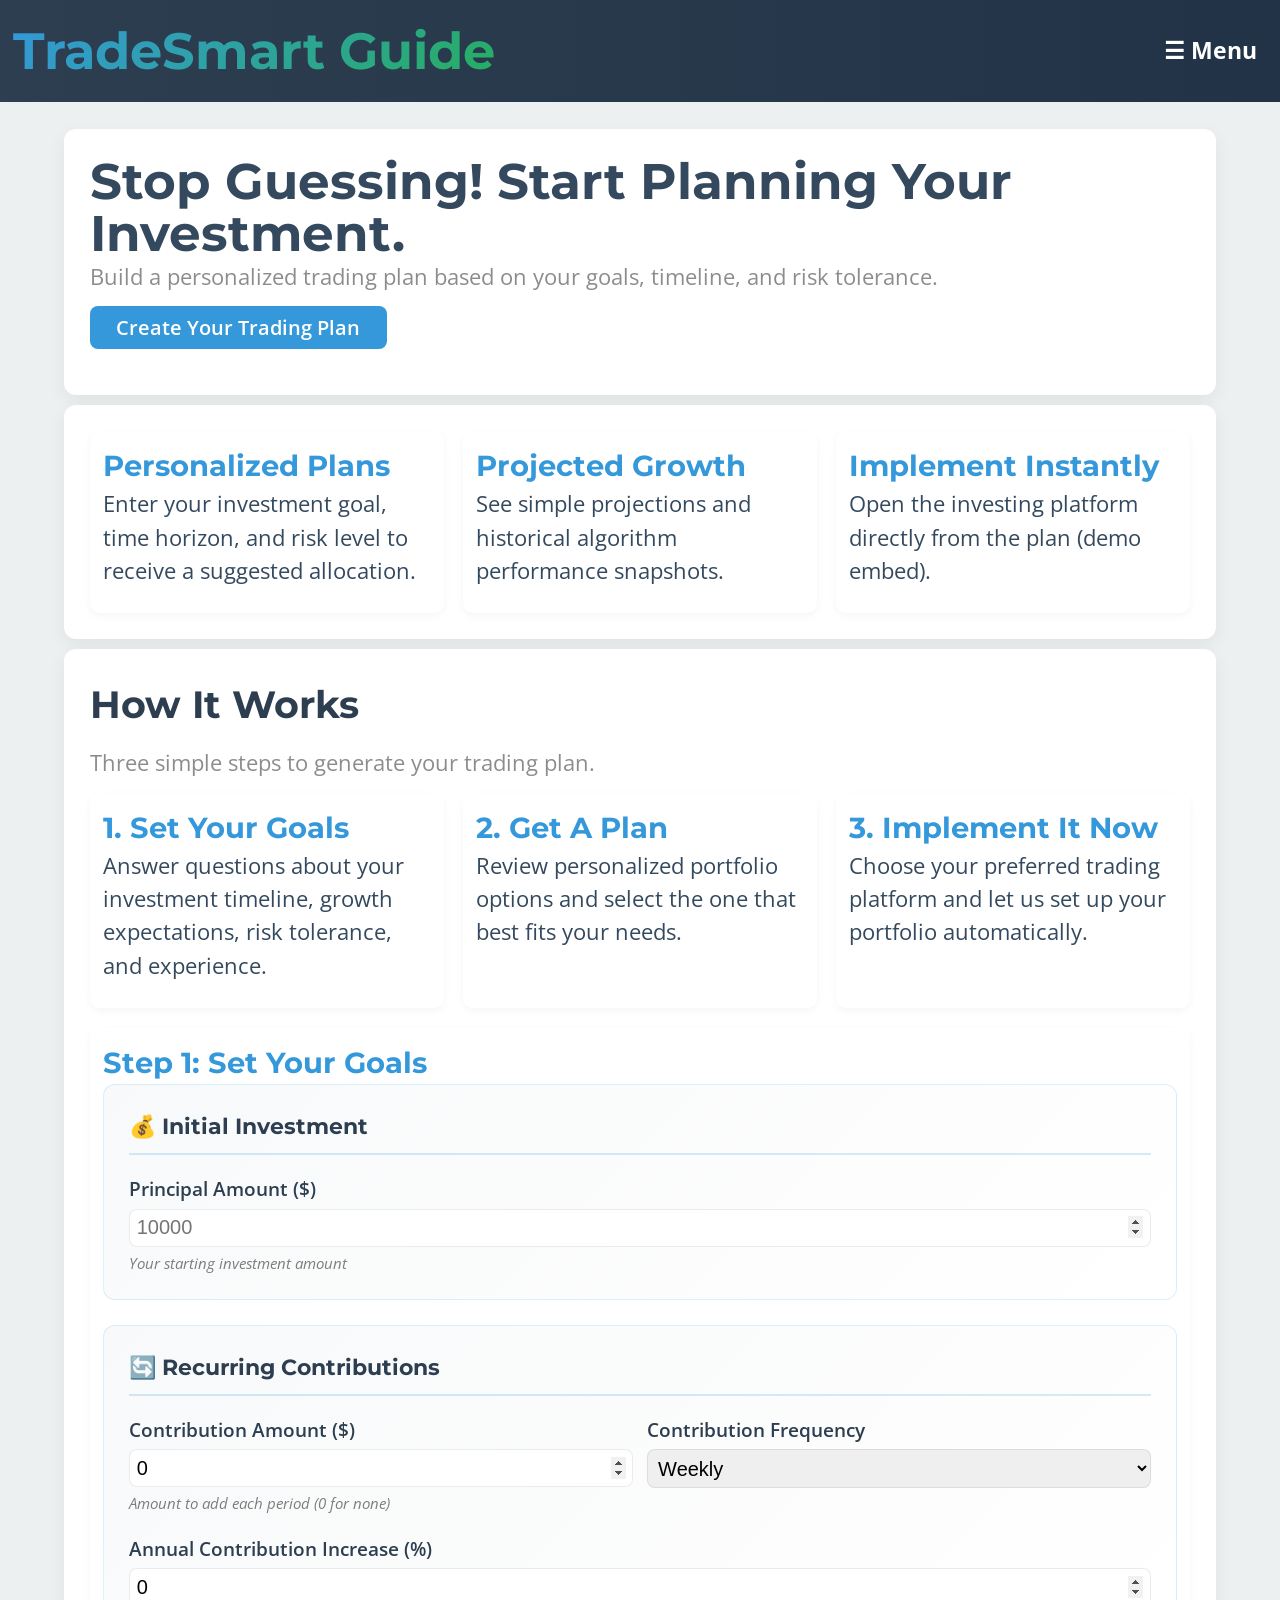
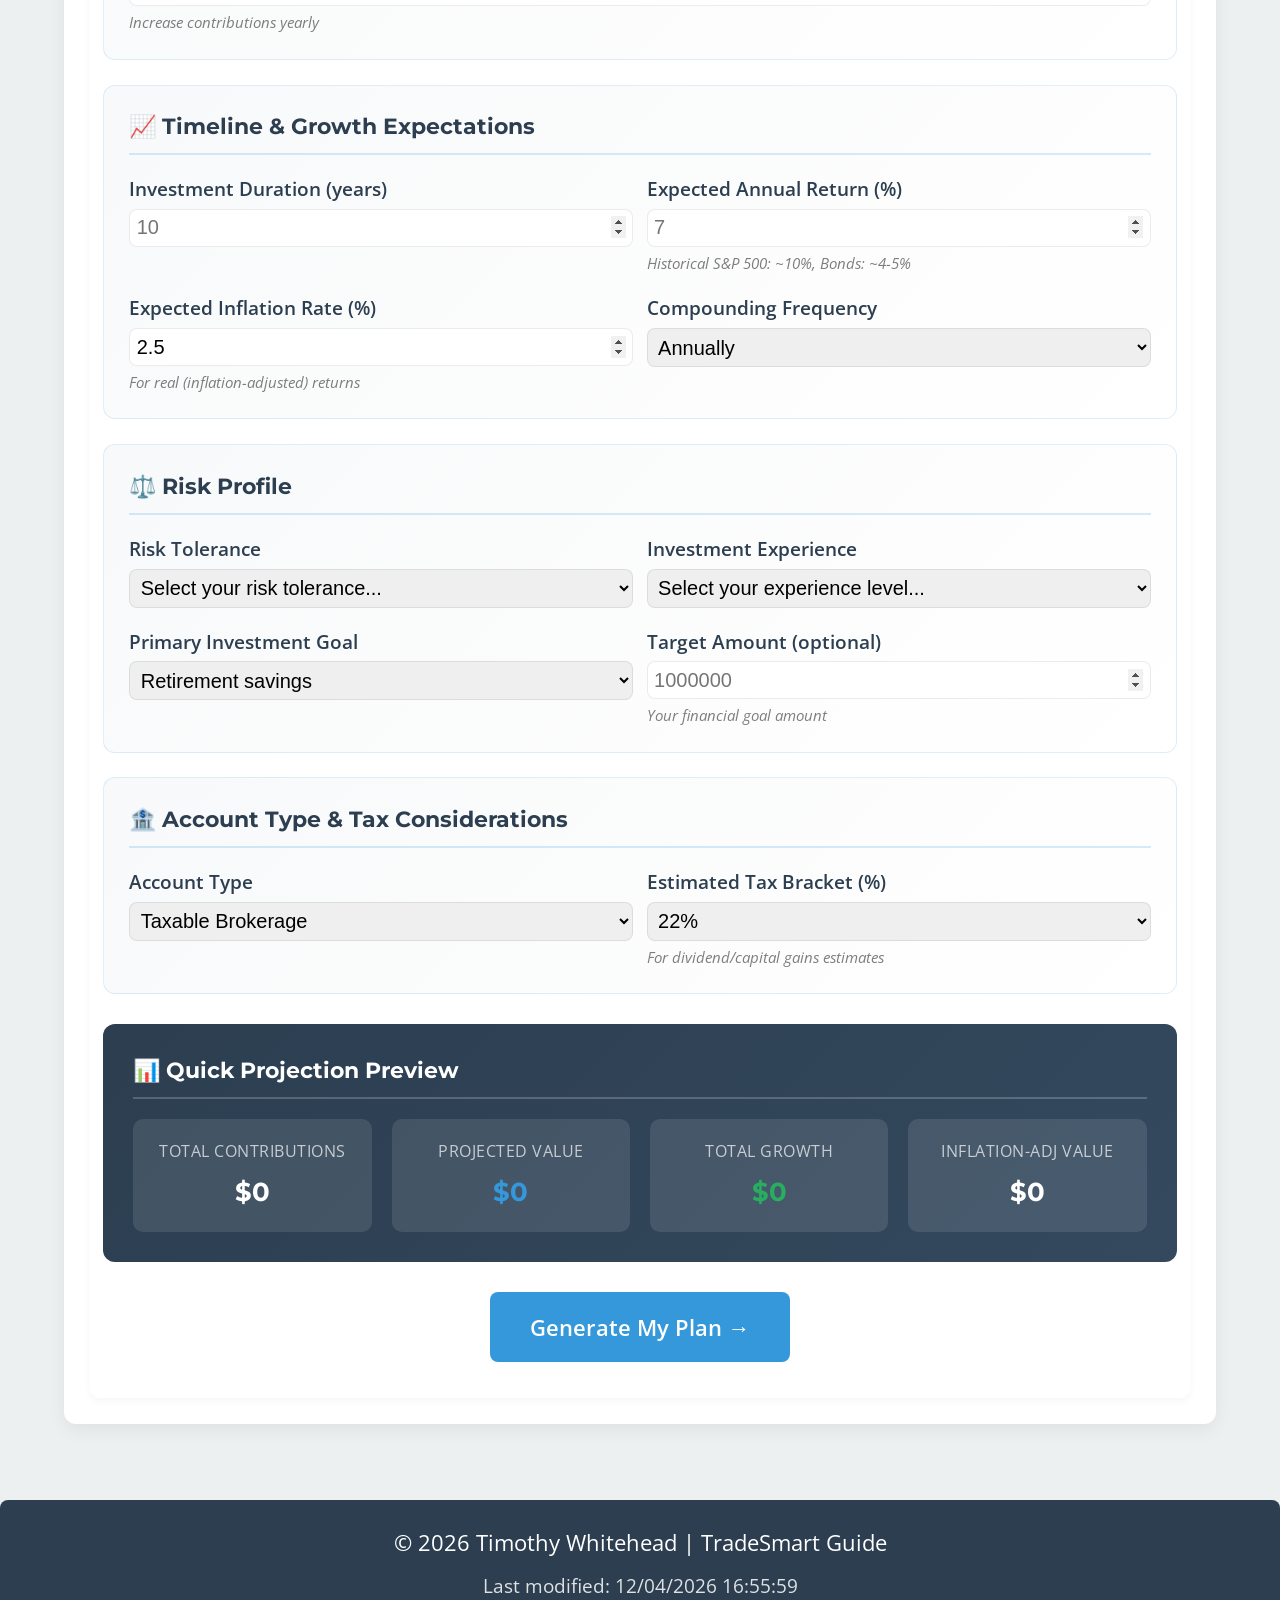
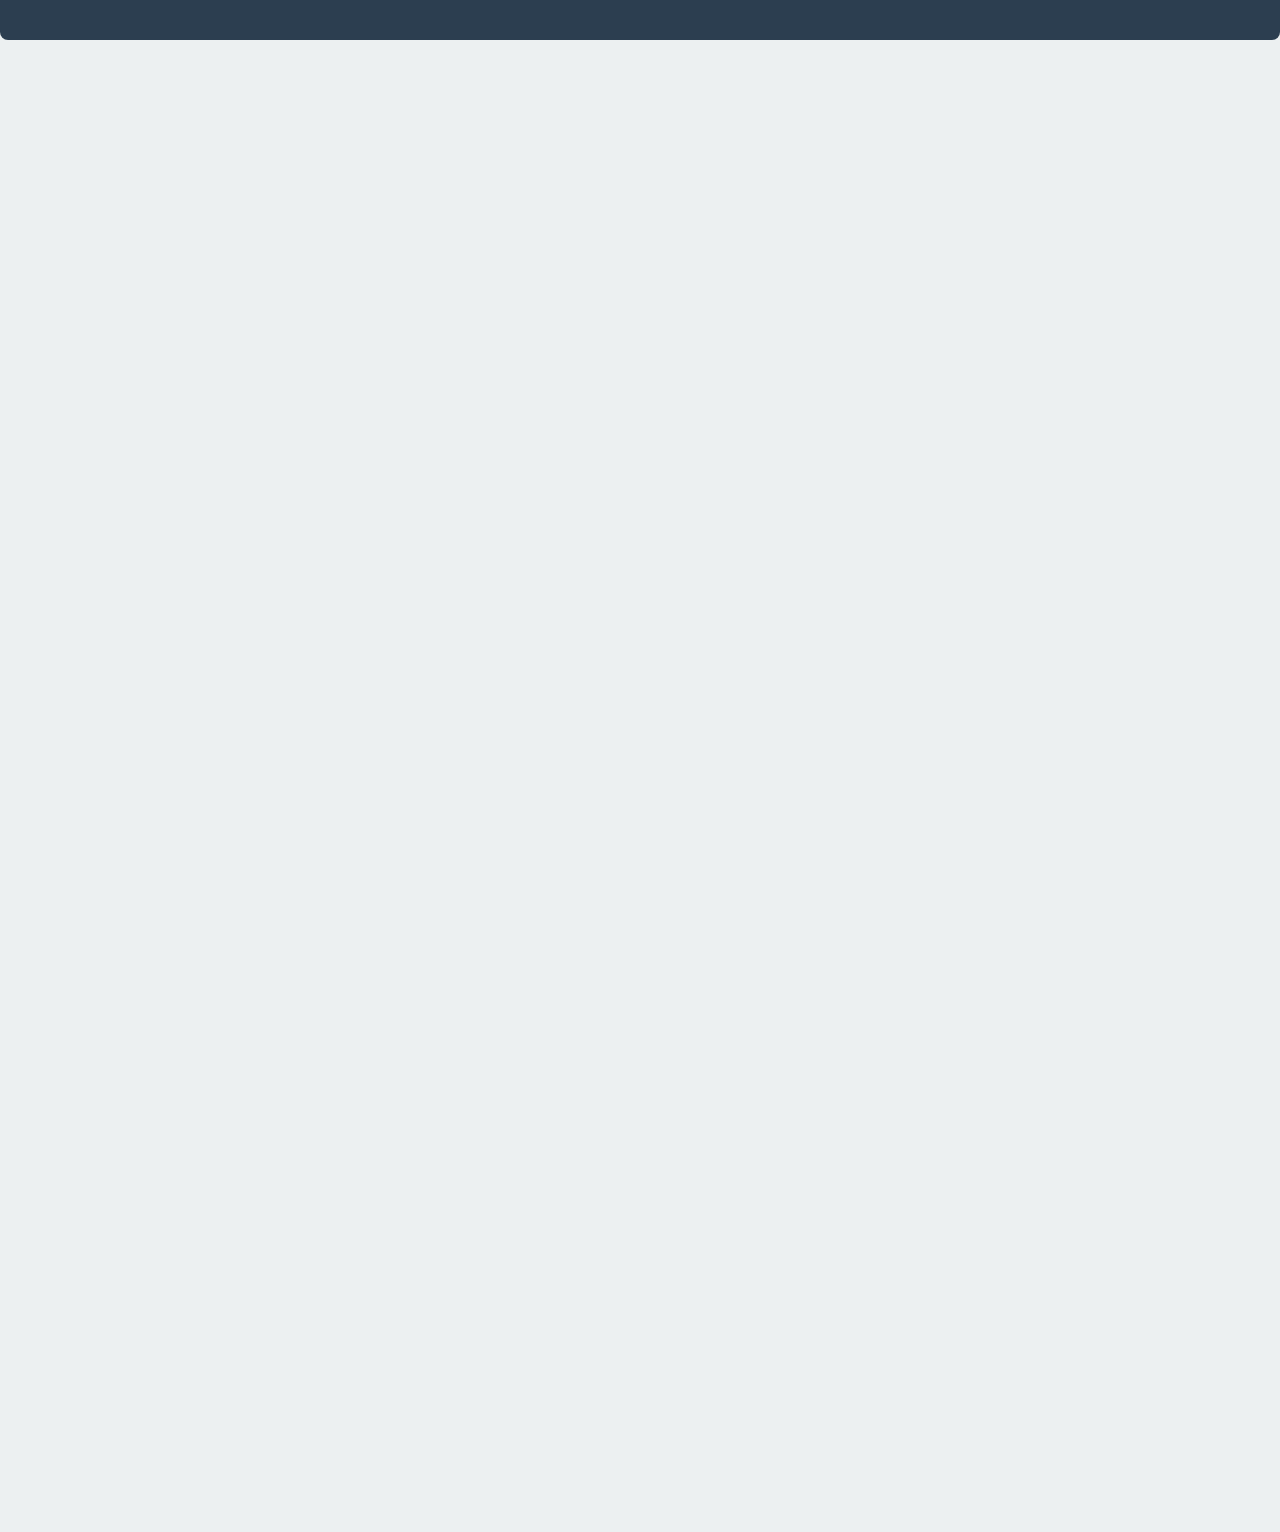
<file: project/howitworks.html>
<!doctype html>
<html lang="en">
<head>
  <meta charset="utf-8">
  <meta http-equiv="refresh" content="0;url=./index.html#how">
  <meta name="viewport" content="width=device-width,initial-scale=1">
  <title>Redirecting to How It Works</title>
  <meta name="robots" content="noindex">
</head>
<body>
  <p>Redirecting to <a href="./index.html#how">How It Works</a>…</p>
</body>
</html>
</file>
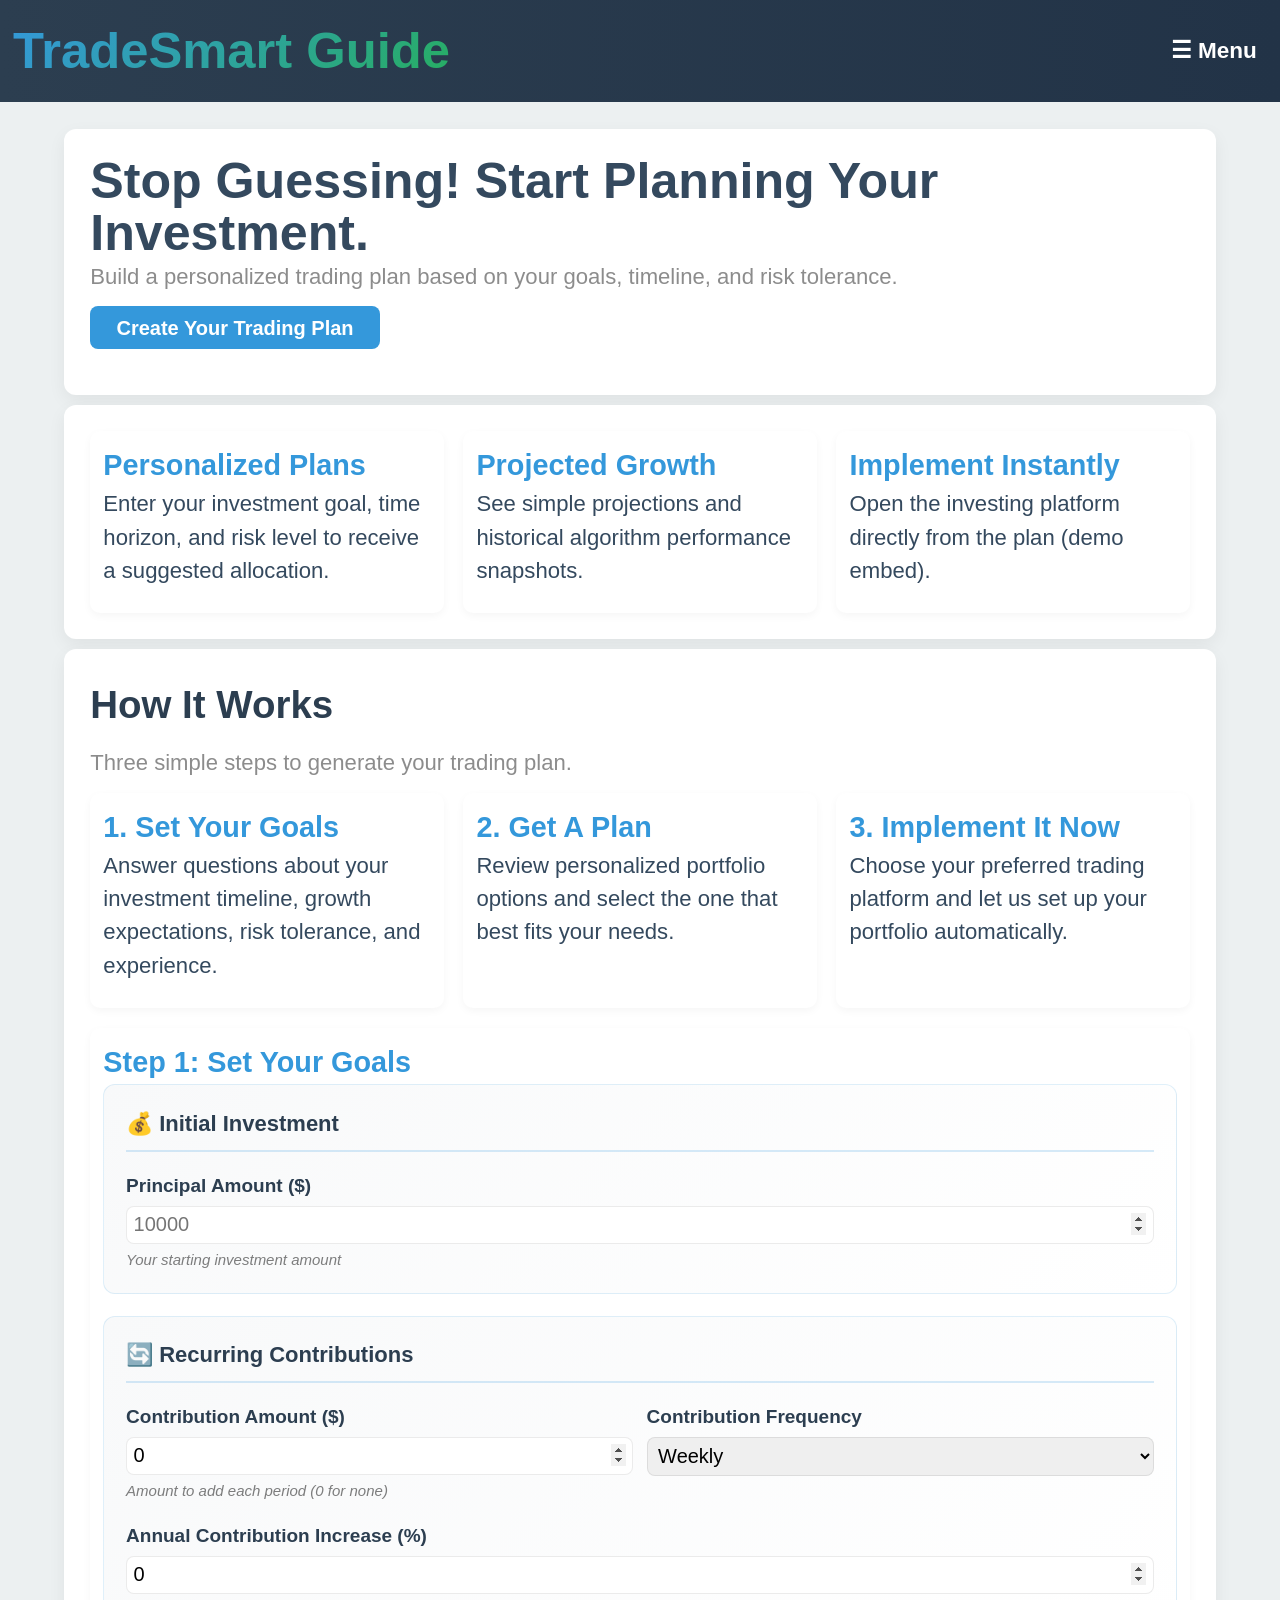
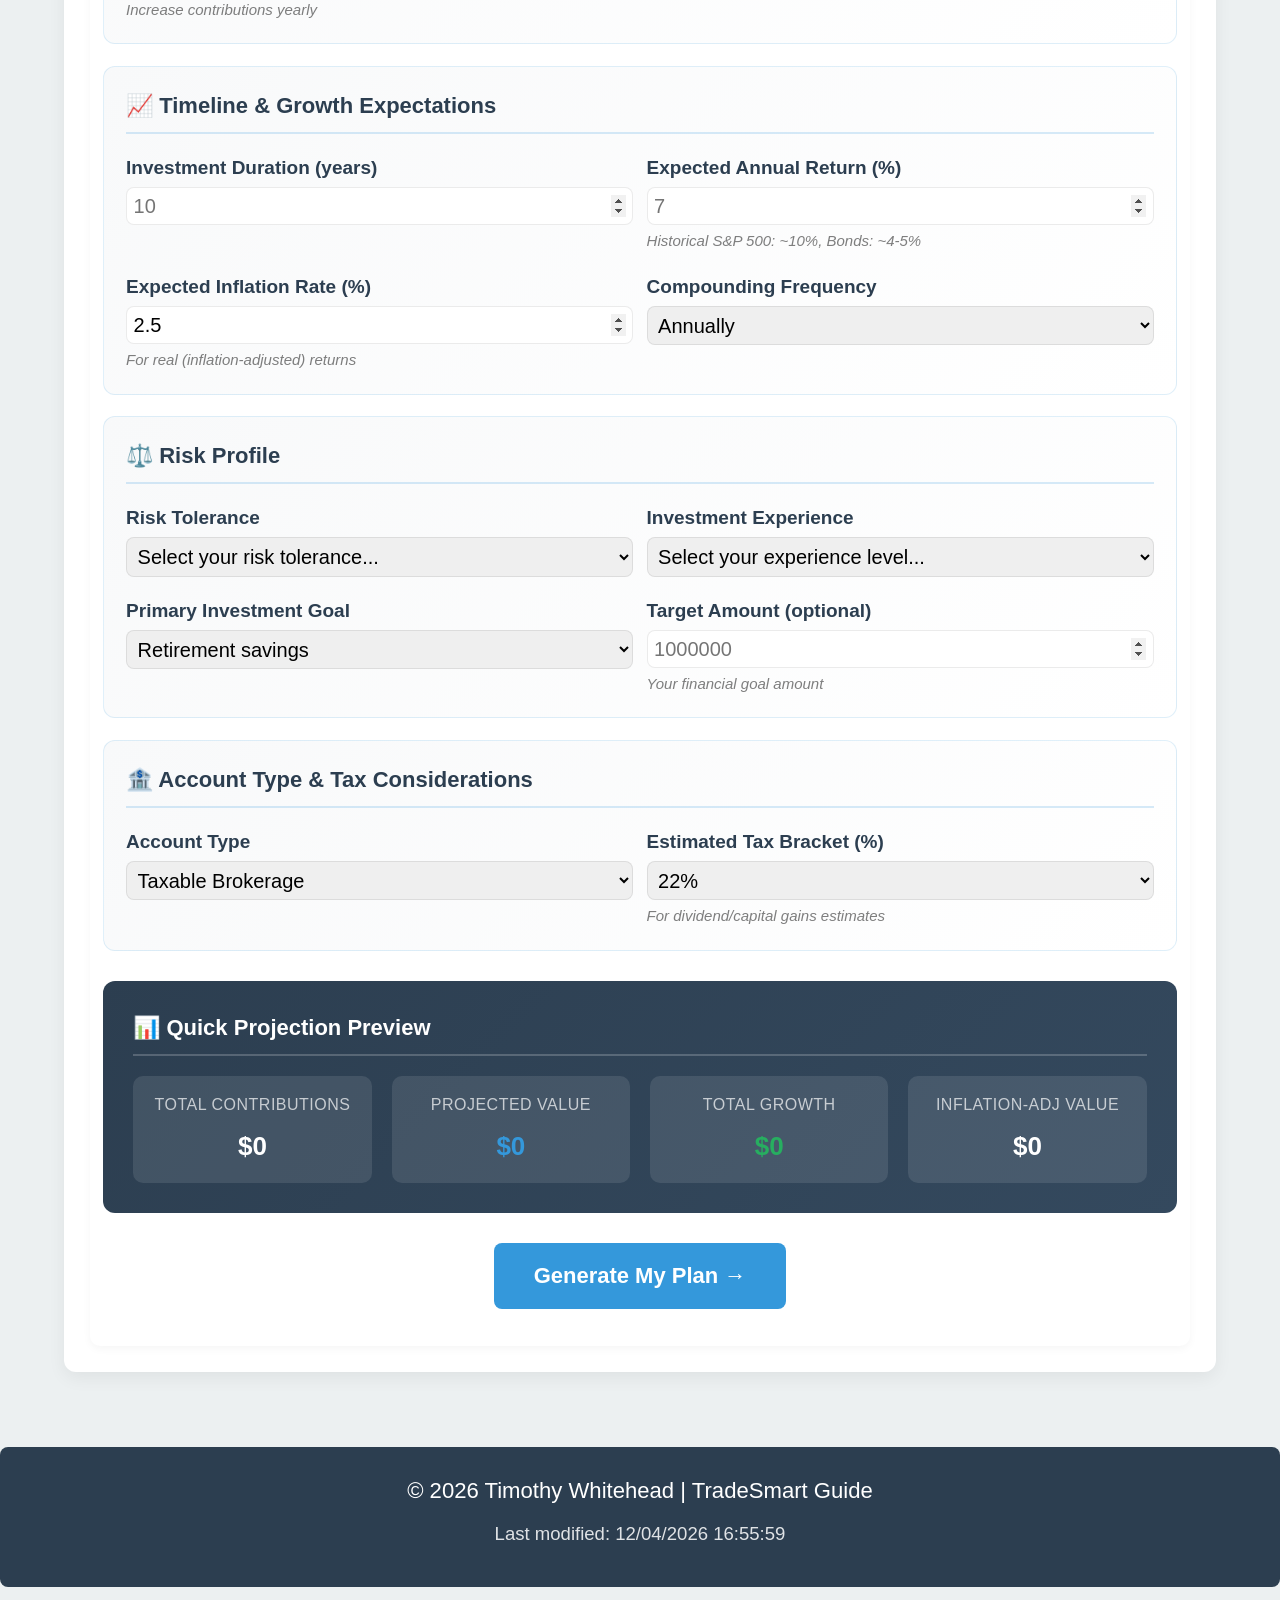
<file: project/results.html>
<!doctype html>
<html lang="en">
<head>
  <meta charset="utf-8">
  <meta name="viewport" content="width=device-width,initial-scale=1">
  <title>Results - TradeSmart Guide</title>
  <link rel="stylesheet" href="styles/siteplan.css">
</head>
<body>
  <div id="siteHeader"></div>

  <main class="container">
    <section class="hero">
      <h1>Your Generated Plan (Demo)</h1>
      <p class="muted">This is a placeholder showing allocation and projections.</p>
    </section>

    <section class="grid">
      <div class="card">
        <h3>Allocation</h3>
        <p>Stocks: 60%<br>Bonds: 30%<br>Alternatives: 10%</p>
      </div>
      <div class="card">
        <!doctype html>
        <html lang="en">
        <head>
          <meta charset="utf-8">
          <meta http-equiv="refresh" content="0;url=./index.html#results">
          <title>Redirecting…</title>
          <meta name="robots" content="noindex">
        </head>
        <body>
          <p>Redirecting to <a href="./index.html#results">Results</a>…</p>
        </body>
        </html>
  <script src="scripts/siteplan.js"></script>
</file>
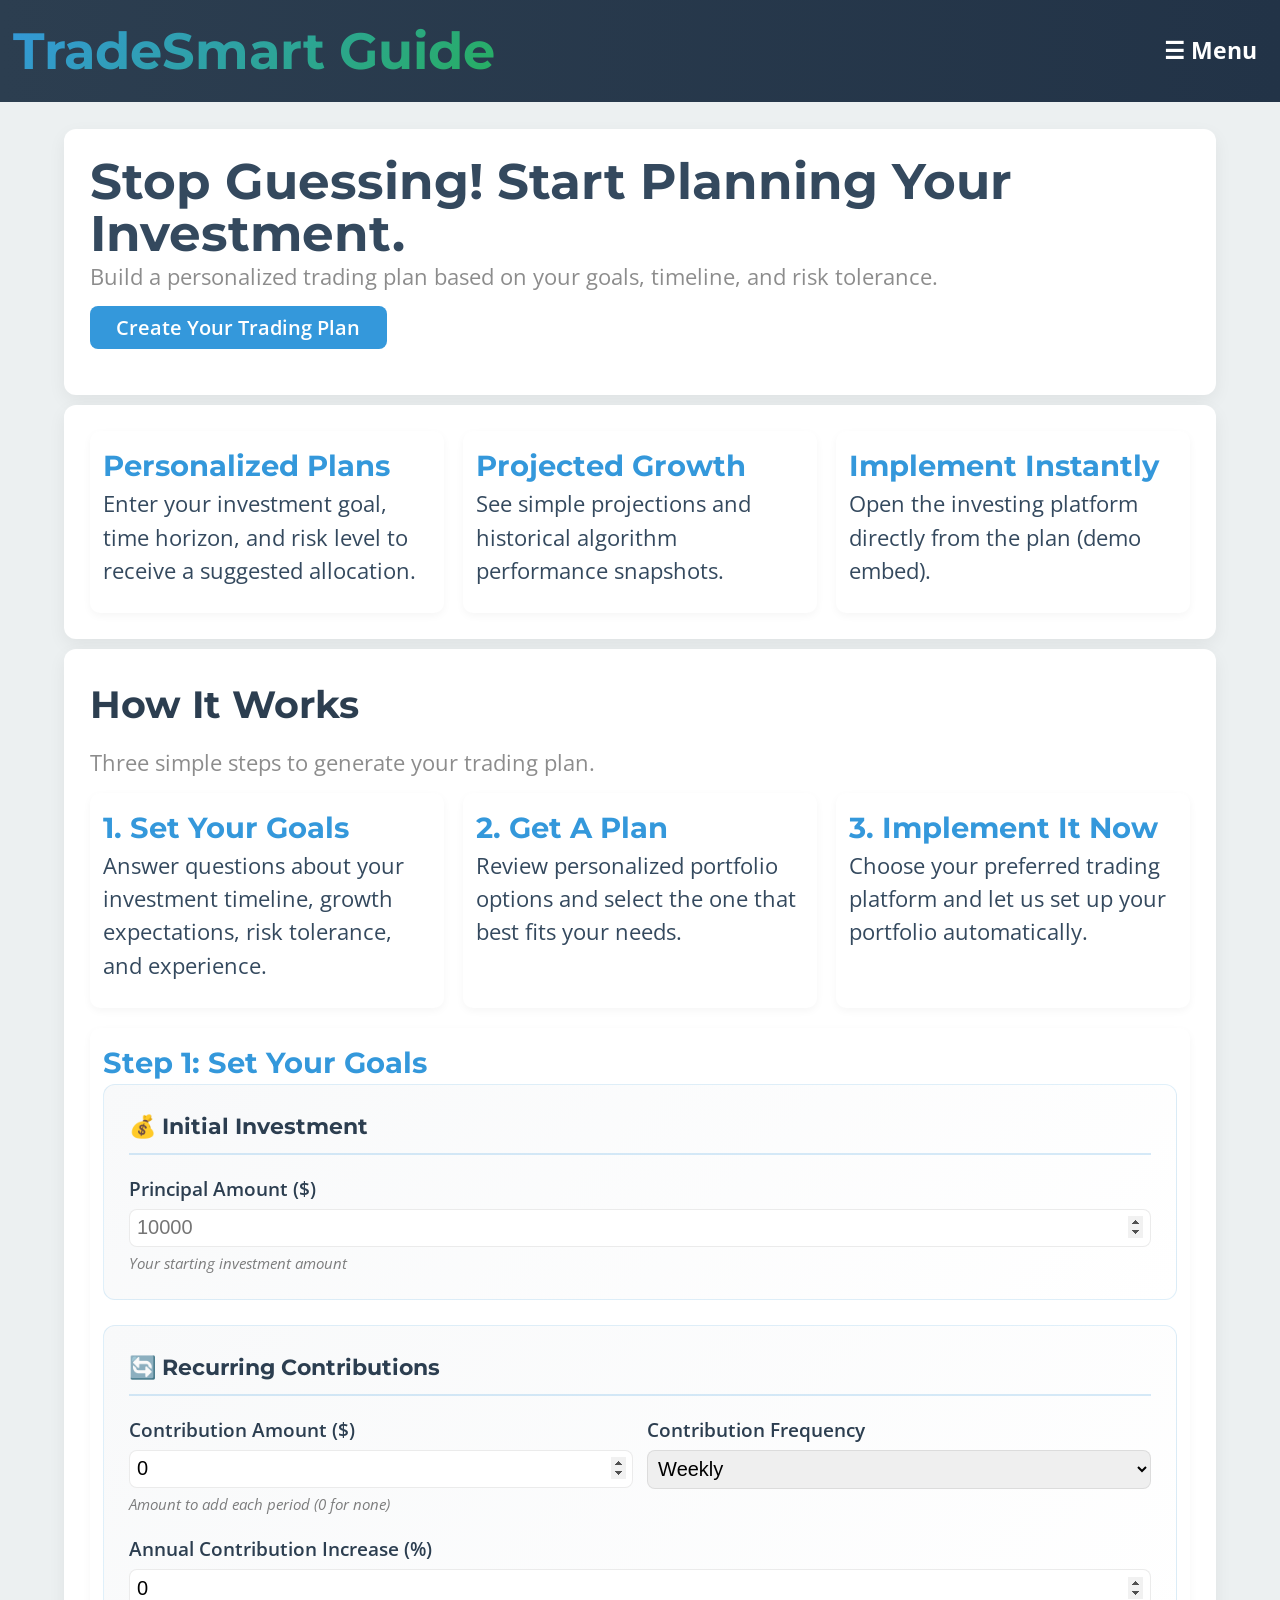
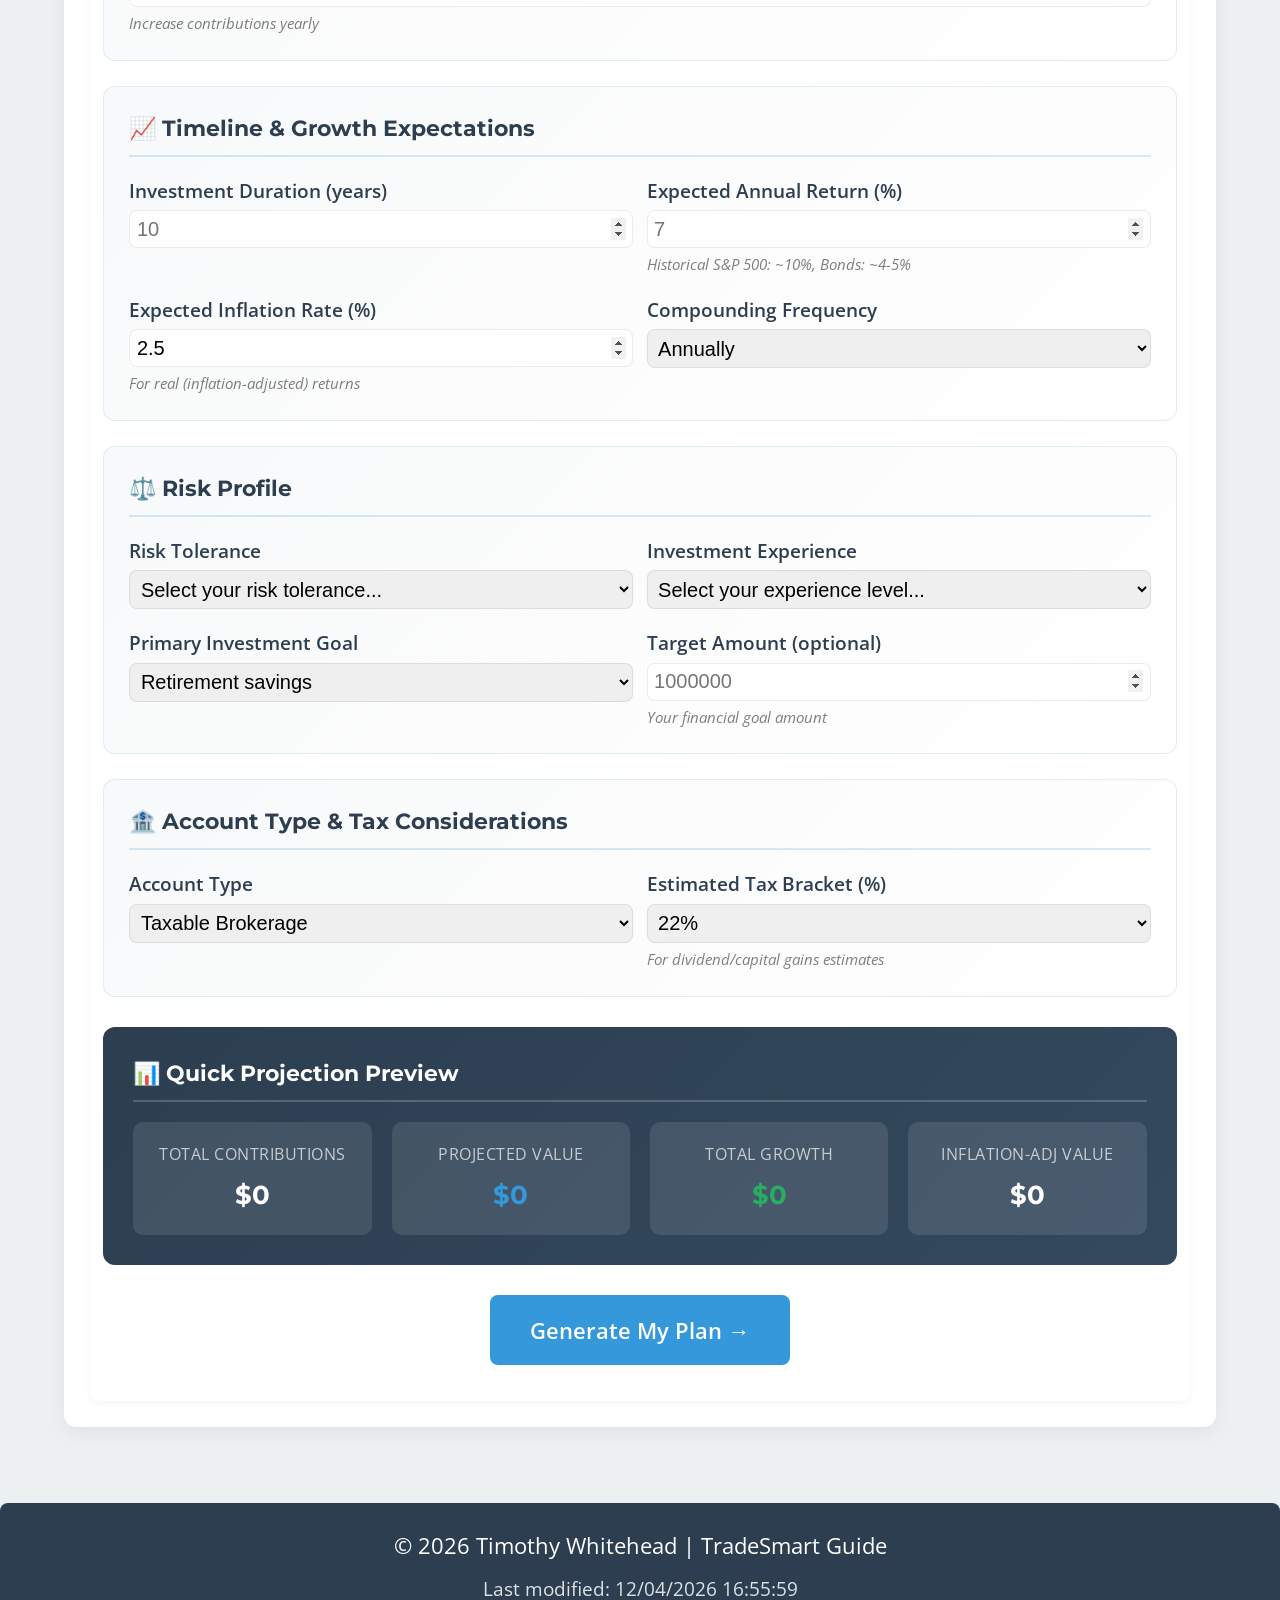
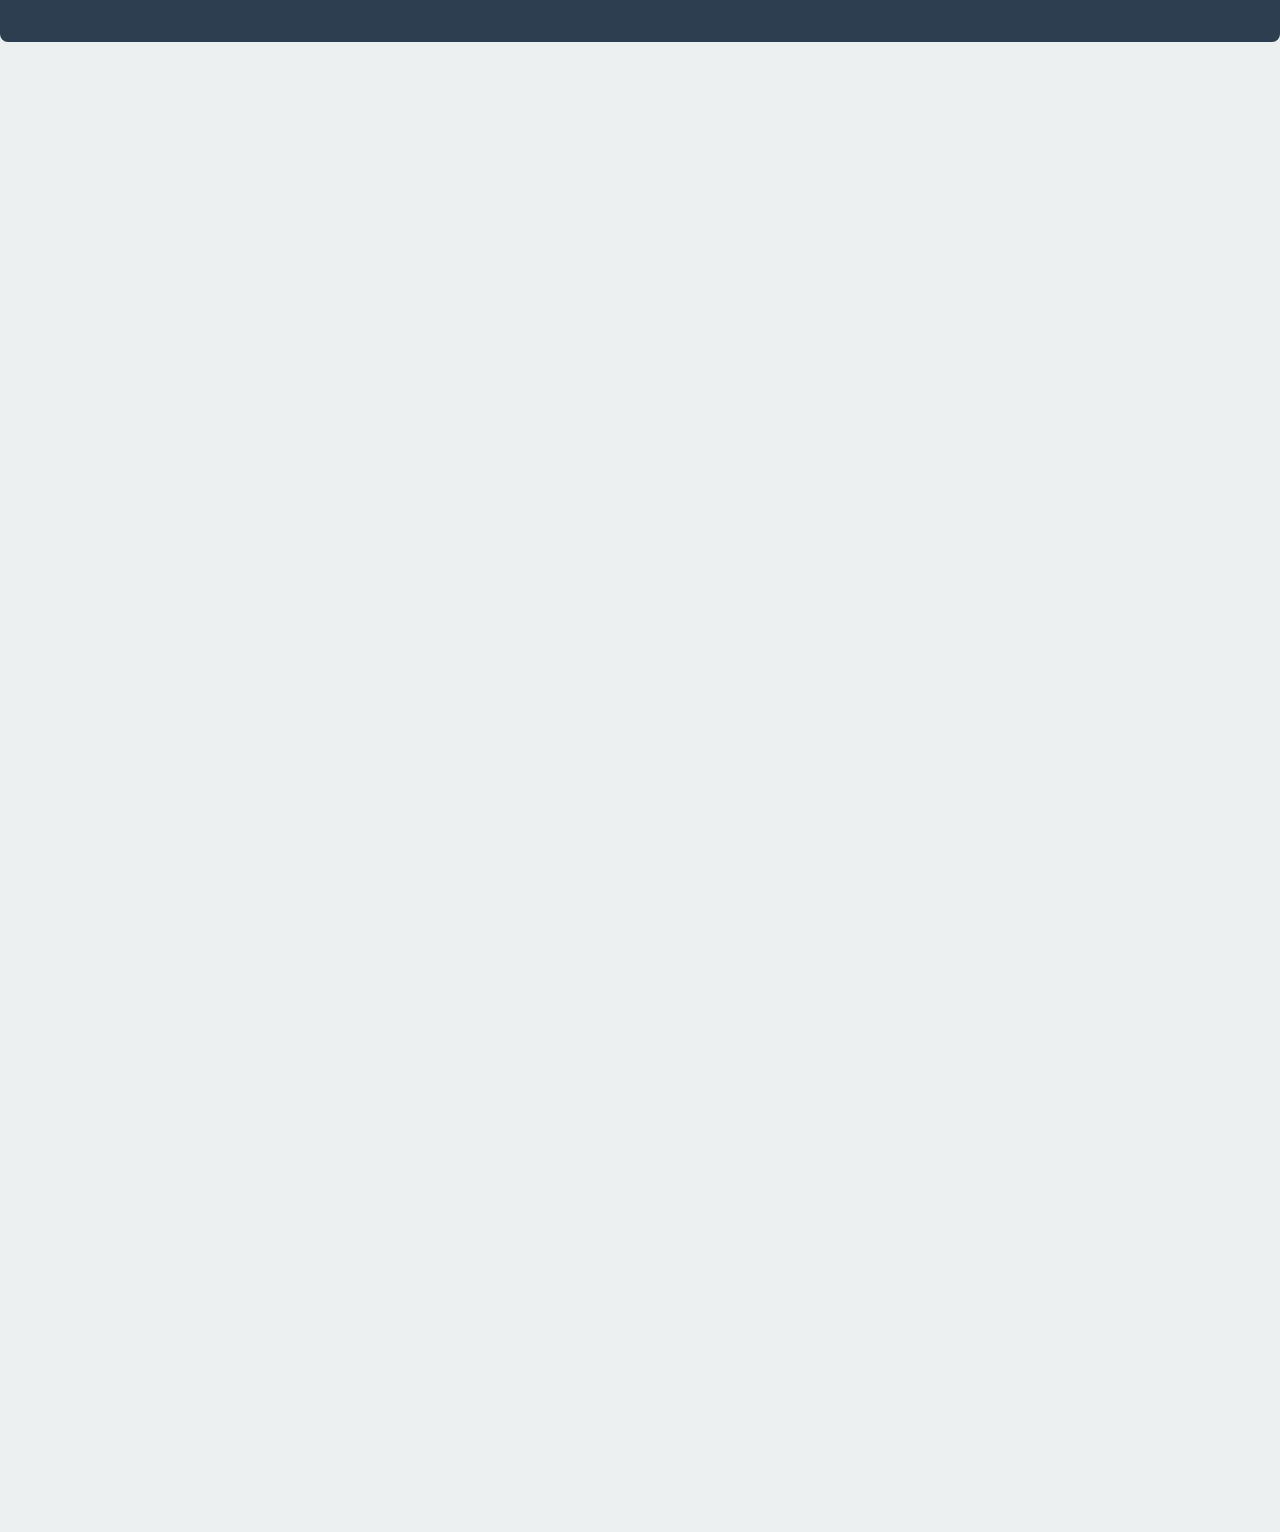
<file: project/siteplan.html>
<!doctype html>
<html lang="en">
<head>
  <meta charset="utf-8">
  <meta http-equiv="refresh" content="0;url=./index.html#siteplan">
  <meta name="viewport" content="width=device-width,initial-scale=1">
  <title>Redirecting to Site Plan</title>
  <meta name="robots" content="noindex">
</head>
<body>
  <p>Redirecting to <a href="./index.html#siteplan">Site Plan</a>…</p>
</body>
</html>
</file>
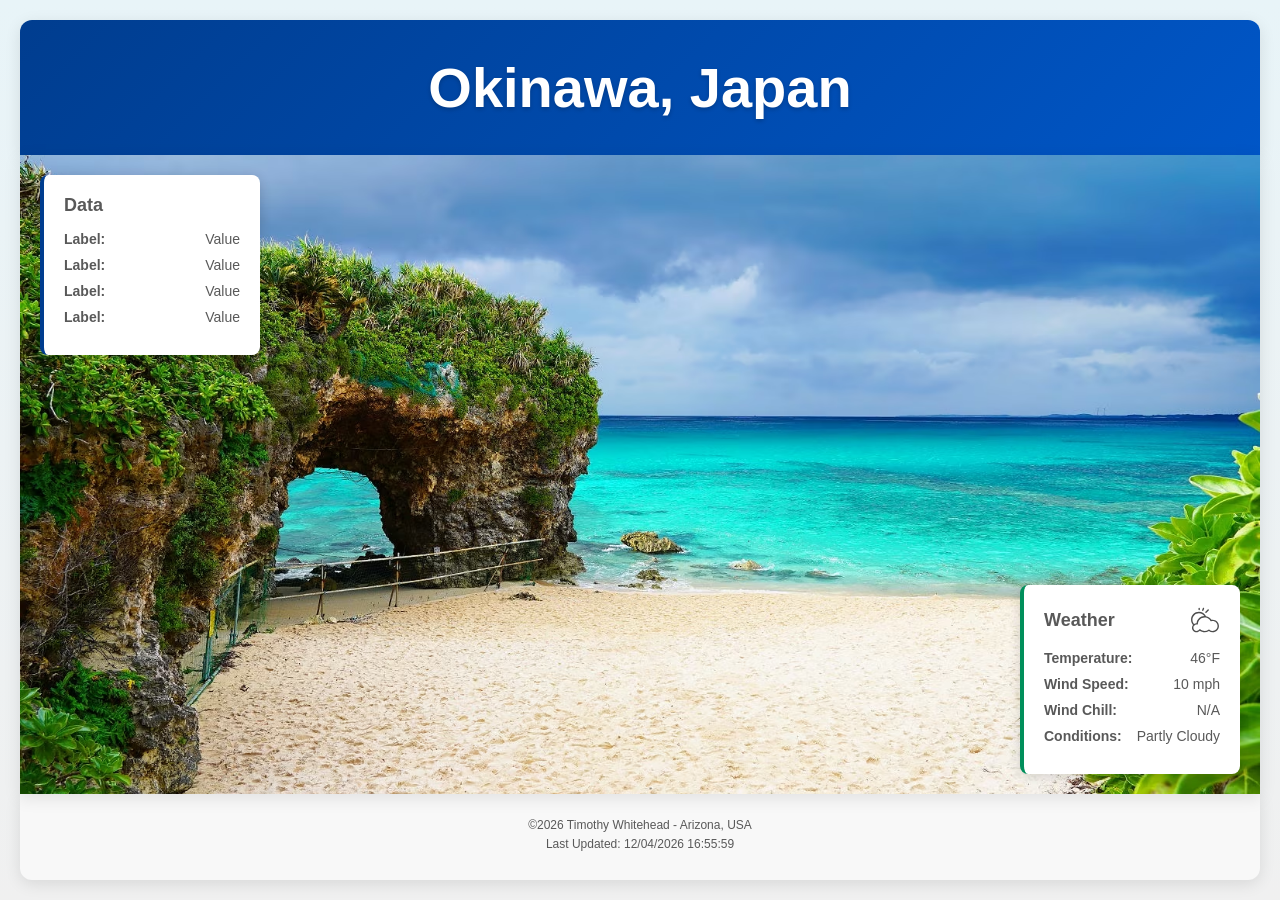
<file: week03/place.html>
<!doctype html>
<html lang="en">
<head>
    <meta charset="utf-8" />
    <meta name="viewport" content="width=device-width,initial-scale=1" />
    <title>Place title</title>
    <meta name="author" content="Timothy Whitehead">
    <link rel="stylesheet" href="styles/place.css" />
    <script src="scripts/place.js" defer></script>
</head>
<body>
    <header class="header">
        <div class="title-box">
            <h1>Okinawa, Japan</h1>
        </div>
    </header>
    
    <main class="main-content">
        <div class="large-image">
            <img src="images/okinawa.webp" 
             srcset="images/okinawa.webp 400w,
                 images/okinawa.webp 800w,
                 images/okinawa.webp 1200w"
             sizes="(max-width: 400px) 400px,
                (max-width: 800px) 800px,
                1200px"
             alt="Scenic view of Okinawa coastline" 
             style="width: 100%; height: 100%; object-fit: cover;">
        </div>

        <div class="data-panel">
            <h3>Data</h3>
            <div class="data-item">
                <span>Label:</span>
                <span>Value</span>
            </div>
            <div class="data-item">
                <span>Label:</span>
                <span>Value</span>
            </div>
            <div class="data-item">
                <span>Label:</span>
                <span>Value</span>
            </div>
            <div class="data-item">
                <span>Label:</span>
                <span>Value</span>
            </div>
        </div>

        <div class="weather-panel">
            <div class="weather-header">
                <h3>Weather</h3>
                <img src="images/weathericon.svg" alt="Weather icon" class="weather-icon">
            </div>
            <div class="data-item">
                <span>Temperature:</span>
                <span>46°F</span>
            </div>
            <div class="data-item">
                <span>Wind Speed:</span>
                <span>10 mph</span>
            </div>
            <div class="data-item">
                <span>Wind Chill:</span>
                <span id="windchill">N/A</span>
            </div>
            <div class="data-item">
                <span>Conditions:</span>
                <span>Partly Cloudy</span>
            </div>
        </div>
    </main>
    
    <footer class="footer">
        <div class="footer-line">
            &copy;<span id="currentyear"></span> Timothy Whitehead - Arizona, USA
        </div>
        <div class="footer-line">
            Last Updated: <span id="lastmodified"></span>
        </div>
    </footer>                  
</body>
</html>
</file>
<file: styles/base.css>
:root{
    --bg:#ffffff;
    --text:#222;
    --muted:#666;
    --accent:#0366d6;
    --card:#f7f7f8;
    --gap:1rem;
    --max-width:1100px;
}

*{box-sizing:border-box;margin:0;padding:0}
html,body{height:100%}
body{
    font-family:system-ui,-apple-system,Segoe UI,Roboto,"Helvetica Neue",Arial;
    color:var(--text);
    background:var(--bg);
    line-height:1.45;
    display:grid;
    grid-template-columns:1fr 320px;
    grid-template-rows:auto 1fr auto;
    gap:var(--gap);
    max-width:var(--max-width);
    margin:0 auto;
    padding:1rem;
}

/* Layout areas */
header{
    grid-column:1/-1;
    display:flex;
    align-items:center;
    justify-content:space-between;
    gap:1rem;
    padding:.5rem 0;
}

main{grid-column:1/2;padding:.5rem;max-width: fit-content;justify-content: center}
aside{grid-column:2/3;padding:.5rem}
footer{grid-column:1/-1;padding:.5rem 0;border-top:1px solid #e6e6e6;margin-top:0.5rem}

/* Header */
header > span{display:block;font-size:1.1rem}
nav{display:flex;gap:.5rem;flex-wrap:wrap}
nav a{
    text-decoration:none;color:var(--accent);
    padding:.25rem .5rem;border-radius:4px;font-size:.95rem;
}
nav a:hover{background:rgba(3,102,214,0.08)}

/* Content */
h1{font-size:1.6rem;margin:.5rem 0}
h2{font-size:1.15rem;margin:.5rem 0}
p{color:var(--muted);margin:.5rem 0}

/* Cards */
.card{
    background:var(--card);
    padding:1rem;border-radius:8px;
    box-shadow:0 1px 0 rgba(0,0,0,0.03);
    margin:.5rem 0;
    display:flex;flex-direction:column;align-items:flex-start;gap:.5rem;
}

/* Images */
img{max-width:100%;height:auto;display:block;border-radius:6px}

/* Footer small text */
footer p{font-size:.9rem;color:var(--muted)}

/* Utility ids (no styles required but keep for JS hooks) */
#currentyear,#lastmodified{font-weight:600;color:var(--text)}

/* Responsive: single column on narrow viewports */
@media (max-width:880px){
    body{grid-template-columns:1fr;padding:.75rem}
    aside{grid-column:1/2}
    main{grid-column:1/2}
}
</file>
<file: project/styles/siteplan.css>
@import url('https://fonts.googleapis.com/css2?family=Montserrat:wght@400;600;700&family=Open+Sans:wght@400;600&display=swap');

:root{
  /* Colors */
  --primary: #2C3E50;
  --secondary: #3498DB;
  --accent: #27AE60;
  --bg: #ECF0F1;
  --text: #34495E;
  --white: #ffffff;

  /* Fluid scale helpers */
  --fluid-min: 14px;
  --fluid-max: 20px;
  --fluid-vw: 1.2vw;

  /* spacing scale */
  --space-xs: clamp(0.25rem, 0.2rem + 0.2vw, 0.5rem);
  --space-sm: clamp(0.5rem, 0.4rem + 0.4vw, 0.75rem);
  --space-md: clamp(1rem, 0.8rem + 0.8vw, 1.5rem);
  --space-lg: clamp(1.5rem, 1.2rem + 1.2vw, 2.5rem);
}

/* Base and typography */
html{font-size:clamp(var(--fluid-min), calc(0.9rem + var(--fluid-vw)), var(--fluid-max));}
*{box-sizing:border-box;margin:0;padding:0}
body{
  font-family:'Open Sans', Arial, sans-serif;
  background:var(--bg);
  color:var(--text);
  line-height:1.5;
  -webkit-font-smoothing:antialiased;
  -moz-osx-font-smoothing:grayscale;
}

img,svg,video{max-width:100%;height:auto;display:block}

/* Container */
.container{
  width:90%;
  max-width:1200px;
  margin-inline:auto;
  padding-block:var(--space-md);
}

/* Header */
header{
  background:linear-gradient(90deg,var(--primary),#223347);
  color:var(--white);
  padding:calc(var(--space-sm));
  display:flex;
  align-items:center;
  justify-content:space-between;
  gap:var(--space-sm);
  position:relative;
}

.site-title{font-family:'Montserrat',sans-serif;font-weight:700;color:var(--white);font-size:clamp(1.25rem, 1rem + 1.2vw, 3rem)}

/* Navigation toggle */
.nav-toggle{display:flex;align-items:center}
.nav-toggle summary{
  list-style:none;
  color:var(--white);
  font-size:clamp(1.1rem, 1rem + .2vw, 1.4rem);
  padding:.25rem .5rem;
  cursor:pointer;
  font-weight:700;
  border-radius:6px;
  transition:background .1s ease;
}
.nav-toggle summary:hover{background:rgba(255,255,255,0.1)}
.nav-toggle summary::-webkit-details-marker{display:none}

.nav-toggle[open] summary{background:rgba(255,255,255,0.15)}
.nav-toggle[open] nav{display:grid}

nav{
  display:none;
  position:absolute;
  top:calc(100% + .1rem);
  right:.5rem;
  background:linear-gradient(180deg,rgba(44,62,80,0.95),rgba(34,51,71,0.95));
  border-radius:8px;
  padding:.3rem;
  grid-auto-rows:auto;
  gap:0;
  backdrop-filter:blur(8px);
  box-shadow:0 8px 24px rgba(0,0,0,0.2);
  min-width:180px;
  z-index:999;
  animation:slideDown .15s ease-out;
}

@keyframes slideDown{
  from{opacity:0;transform:translateY(-6px)}
  to{opacity:1;transform:translateY(0)}
}

nav a{
  color:var(--white);
  text-decoration:none;
  padding:.4rem .75rem;
  border-radius:6px;
  background:transparent;
  font-weight:600;
  font-size:clamp(.9rem, .85rem + .2vw, 1rem);
  transition:background .1s ease, transform .08s ease;
  display:block;
  white-space:nowrap;
}

nav a:hover{background:rgba(52,152,219,0.3);transform:translateX(4px)}

/* Button style */
.btn{
  display:inline-grid;
  place-items:center;
  background:var(--secondary);
  color:var(--white);
  padding:calc(var(--space-xs)) calc(var(--space-md));
  border-radius:8px;
  text-decoration:none;
  font-weight:600;
  margin-bottom: 6px;
  border:none;
  cursor:pointer;
  font-family:inherit;
  font-size:1rem;
}
.btn.alt{background:var(--accent)}
.btn:hover{opacity:0.9}

/* Hero/sections/cards */
.hero, section{background:var(--white);border-radius:12px;padding:var(--space-md);box-shadow:0 6px 18px rgba(0,0,0,0.06)}
section{margin-bottom: 10px;}
.grid{display:grid;grid-template-columns:repeat(auto-fit,minmax(220px,1fr));gap:clamp(.5rem, .6rem + .6vw, 2rem)}
.card{display:flex;flex-direction:column;background:var(--white);padding:var(--space-sm);border-radius:10px;box-shadow:0 3px 8px rgba(0,0,0,0.04)}
.card p{flex:1 1 auto}

/* Headings */
h1{font-family:'Montserrat',sans-serif;font-size:clamp(1.4rem, 1.1rem + 2.2vw, 3.6rem);line-height:1.05}
h2{font-family:'Montserrat',sans-serif;font-size:clamp(1.25rem, 0.9rem + 1.6vw, 2.6rem);margin-bottom:var(--space-sm);color:var(--primary)}
h3{font-family:'Montserrat',sans-serif;font-size:clamp(1.05rem, 0.8rem + 1.0vw, 1.6rem);color:var(--secondary)}
h4{font-family:'Montserrat',sans-serif;font-size:clamp(1rem, 0.85rem + 0.6vw, 1.4rem);color:var(--primary)}
h5{font-family:'Montserrat',sans-serif;font-size:clamp(0.95rem, 0.85rem + 0.4vw, 1.2rem);color:var(--primary)}
h6{font-family:'Montserrat',sans-serif;font-size:clamp(0.9rem, 0.85rem + 0.2vw, 1.1rem);color:var(--secondary)}
p{font-size:clamp(.95rem, .85rem + .4vw, 1.15rem);margin-bottom:var(--space-sm)}

/* Logo */
.logo{font-family:'Montserrat',sans-serif;font-weight:700;font-size:clamp(1.5rem, 1rem + 2.4vw, 3.5rem);background:linear-gradient(135deg,var(--secondary),var(--accent));-webkit-background-clip:text;background-clip:text;-webkit-text-fill-color:transparent}

/* Form elements */
.form-row{display:flex;gap:var(--space-sm);flex-wrap:wrap;align-items:flex-start}
input,select,textarea{padding:calc(var(--space-xs));border:1px solid rgba(0,0,0,0.08);border-radius:8px;font-size:1rem;width:100%}

/* Color grid */
.color-grid{display:grid;grid-template-columns:repeat(auto-fit,minmax(180px,1fr));gap:var(--space-md)}
.color-item{padding:var(--space-sm);border-radius:8px;text-align:center;background:linear-gradient(180deg,rgba(255,255,255,0.4),transparent)}
.color-swatch{height:100px;border-radius:8px;border:2px solid rgba(0,0,0,0.06);margin-bottom:var(--space-sm)}

/* Wireframes */
.wireframe-container{display:grid;grid-template-columns:repeat(auto-fit,minmax(240px,1fr));gap:var(--space-md)}
.wire-grid{display:grid;grid-template-columns:repeat(auto-fit,minmax(160px,1fr));gap:var(--space-sm)}
.wire-card-small,.wire-card-med{padding:var(--space-sm);border-radius:8px;border:1px solid rgba(0,0,0,0.06);display:flex;align-items:center;justify-content:center;text-align:center}

/* Footer */
footer{background:var(--primary);color:var(--white);text-align:center;padding:var(--space-md);border-radius:8px;margin-top:var(--space-lg)}

/* Helpers */
.muted{color:rgba(0,0,0,0.45)}
.site-footer-meta{font-size:clamp(.85rem,.8rem + .2vw,1rem);color:rgba(255,255,255,0.85)}

/* ============================================ */
/* ADVANCED FORM SECTIONS */
/* ============================================ */
.form-section {
  background: linear-gradient(135deg, #f8f9fa, #ffffff);
  border: 1px solid rgba(52, 152, 219, 0.15);
  border-radius: 12px;
  padding: 1.25rem;
  margin-bottom: 1.25rem;
  position: relative;
  transition: all 0.3s ease;
}

.form-section:hover {
  border-color: rgba(52, 152, 219, 0.35);
  box-shadow: 0 4px 12px rgba(52, 152, 219, 0.1);
}

.form-section-title {
  color: var(--primary);
  font-size: 1.1rem;
  margin-bottom: 1rem;
  padding-bottom: 0.5rem;
  border-bottom: 2px solid rgba(52, 152, 219, 0.2);
  display: flex;
  align-items: center;
  gap: 0.5rem;
}

.field-hint {
  display: block;
  font-size: 0.75rem;
  color: rgba(0, 0, 0, 0.5);
  margin-top: 0.25rem;
  font-style: italic;
}

/* ============================================ */
/* PROJECTION PREVIEW */
/* ============================================ */
.projection-preview {
  background: linear-gradient(135deg, #2C3E50, #34495E);
  border-radius: 12px;
  padding: 1.5rem;
  margin-top: 1.5rem;
  color: white;
}

.projection-preview .form-section-title {
  color: white;
  border-bottom-color: rgba(255, 255, 255, 0.2);
}

.projection-grid {
  display: grid;
  grid-template-columns: repeat(auto-fit, minmax(150px, 1fr));
  gap: 1rem;
}

.projection-item {
  background: rgba(255, 255, 255, 0.1);
  border-radius: 10px;
  padding: 1rem;
  text-align: center;
  transition: all 0.3s ease;
}

.projection-item:hover {
  background: rgba(255, 255, 255, 0.15);
  transform: translateY(-2px);
}

.projection-label {
  display: block;
  font-size: 0.8rem;
  color: rgba(255, 255, 255, 0.7);
  margin-bottom: 0.5rem;
  text-transform: uppercase;
  letter-spacing: 0.5px;
}

.projection-value {
  display: block;
  font-size: 1.3rem;
  font-weight: 700;
  font-family: 'Montserrat', sans-serif;
}

.projection-value.accent {
  color: #3498DB;
}

.projection-value.success {
  color: #27AE60;
}

/* ============================================ */
/* PORTFOLIO OPTION CARDS */
/* ============================================ */
.portfolio-option {
  border: 2px solid transparent;
  transition: all 0.2s ease;
  cursor: default;
}

.portfolio-option:hover {
  border-color: var(--secondary);
  box-shadow: 0 6px 20px rgba(52, 152, 219, 0.2);
}

/* ============================================ */
/* ALLOCATION BAR VISUALIZATION */
/* ============================================ */
.allocation-bar {
  display: flex;
  width: 100%;
  height: 24px;
  border-radius: 6px;
  overflow: hidden;
  box-shadow: 0 2px 4px rgba(0,0,0,0.1);
}

.allocation-segment {
  display: inline-block;
  height: 100%;
  transition: all 0.3s ease;
}

.allocation-segment:hover {
  opacity: 0.8;
}

/* ============================================ */
/* PLATFORM SELECTOR GRID */
/* ============================================ */
.platform-grid {
  display: grid;
  grid-template-columns: repeat(auto-fit, minmax(160px, 1fr));
  gap: 1rem;
  margin-top: 1rem;
}

.platform-card {
  background: var(--white);
  border: 2px solid #e0e0e0;
  border-radius: 12px;
  padding: 1.5rem 1rem;
  text-align: center;
  cursor: pointer;
  transition: all 0.2s ease;
}

.platform-card:hover {
  border-color: var(--secondary);
  transform: translateY(-4px);
  box-shadow: 0 8px 16px rgba(0,0,0,0.1);
}

.platform-card.active {
  border-color: var(--accent);
  background: linear-gradient(135deg, rgba(39, 174, 96, 0.1), rgba(52, 152, 219, 0.1));
  box-shadow: 0 8px 20px rgba(39, 174, 96, 0.3);
}

.platform-icon {
  font-size: 3rem;
  margin-bottom: 0.5rem;
}

.platform-card h4 {
  color: var(--primary);
  font-size: 1.1rem;
  margin: 0.5rem 0 0.25rem 0;
}

.platform-card p {
  font-size: 0.85rem;
  color: #666;
  margin: 0;
}

/* ============================================ */
/* BUTTON STYLING */
/* ============================================ */
.select-plan-btn {
  width: 100%;
  margin-top: 0.5rem;
}

/* ============================================ */
/* FORM LABELS */
/* ============================================ */
label {
  display: block;
  font-weight: 600;
  margin-bottom: 0.25rem;
  color: var(--primary);
  font-size: 0.95rem;
}

/* ============================================ */
/* STEP SECTIONS */
/* ============================================ */
.step-card {
  margin-top: 1rem;
}

.step-hidden {
  display: none;
}

.step-description {
  margin-bottom: 1rem;
}

.button-row {
  margin-top: 1.5rem;
  text-align: center;
}

/* ============================================ */
/* FORM FIELD STYLING */
/* ============================================ */
.form-field-flex {
  flex: 1;
  min-width: 200px;
}

.form-row-margin {
  margin-top: 1rem;
}

/* Enhanced input styling */
input:focus,
select:focus {
  outline: none;
  border-color: var(--secondary);
  box-shadow: 0 0 0 3px rgba(52, 152, 219, 0.15);
}

input[type="number"]::-webkit-inner-spin-button,
input[type="number"]::-webkit-outer-spin-button {
  opacity: 1;
}

/* ============================================ */
/* PLATFORM EMBED SECTIONS */
/* ============================================ */
.platform-embed-hidden {
  display: none;
}

.platform-embed-wrapper {
  background: var(--bg);
  padding: 2rem;
  border-radius: 8px;
  margin-top: 1.5rem;
}

.platform-title {
  color: var(--primary);
  margin-bottom: 1rem;
  font-size: 1.3rem;
  text-align: center;
}

.portfolio-summary-box {
  background: white;
  padding: 1.5rem;
  border-radius: 8px;
  margin-bottom: 1.5rem;
  border: 2px solid var(--secondary);
}

.section-title {
  color: var(--primary);
  margin-bottom: 0.75rem;
}

.portfolio-summary-text {
  font-size: 0.95rem;
  line-height: 1.6;
  margin: 0;
}

/* ============================================ */
/* TRADING PLAN SECTION */
/* ============================================ */
.trading-plan-section {
  background: white;
  padding: 1.5rem;
  border-radius: 8px;
  margin-bottom: 1rem;
  border: 2px solid var(--accent);
}

.plan-details-box {
  background: #f8f9fa;
  padding: 1rem;
  border-radius: 6px;
  margin-bottom: 1rem;
}

.detail-label {
  color: var(--primary);
}

.stocks-header {
  color: var(--secondary);
  margin: 1rem 0 0.5rem 0;
}

.stocks-list {
  margin-bottom: 1rem;
}

.warning-box {
  background: #fff3cd;
  padding: 1rem;
  border-radius: 6px;
  border-left: 4px solid #ffc107;
  margin-bottom: 1rem;
}

.warning-list {
  margin: 0.5rem 0 0 1.25rem;
  font-size: 0.9rem;
}

.action-buttons {
  text-align: center;
  margin-top: 1.5rem;
}

.btn-large {
  font-size: 1.1rem;
  padding: 1rem 2rem;
  margin-bottom: 0.5rem;
}

.btn-medium {
  font-size: 1rem;
  padding: 0.75rem 1.5rem;
  margin-top: 0.5rem;
}

/* ============================================ */
/* INSTRUCTIONS SECTION */
/* ============================================ */
.instructions-section {
  background: white;
  padding: 1.5rem;
  border-radius: 8px;
  margin-bottom: 1rem;
}

.instruction-step {
  margin-bottom: 1rem;
}

.step-label {
  color: var(--secondary);
}

.step-text {
  font-size: 0.9rem;
  margin: 0.5rem 0;
}

/* ============================================ */
/* RISK DISCLOSURE */
/* ============================================ */
.risk-disclosure {
  background: #f8d7da;
  padding: 1rem;
  border-radius: 6px;
  border-left: 4px solid #dc3545;
  font-size: 0.85rem;
}

.complete-button-wrapper {
  text-align: center;
  margin-top: 1.5rem;
}

/* ============================================ */
/* RESULTS SECTION */
/* ============================================ */
.results-section {
  margin-top: 1rem;
  display: none;
}

.final-summary {
  margin-top: 1rem;
  padding: 1rem;
  background: var(--bg);
  border-radius: 8px;
}

.results-actions {
  margin-top: 1rem;
}

/* ============================================ */
/* AUTO TRADE BUTTON */
/* ============================================ */
.auto-trade-btn {
  background: linear-gradient(135deg, #9b59b6, #8e44ad);
  position: relative;
  overflow: hidden;
}

.auto-trade-btn::before {
  content: '';
  position: absolute;
  top: 0;
  left: -100%;
  width: 100%;
  height: 100%;
  background: linear-gradient(90deg, transparent, rgba(255,255,255,0.2), transparent);
  animation: shimmer 2s infinite;
}

@keyframes shimmer {
  0% { left: -100%; }
  100% { left: 100%; }
}

.auto-trade-btn:hover {
  background: linear-gradient(135deg, #8e44ad, #7d3c98);
  transform: translateY(-2px);
  box-shadow: 0 4px 15px rgba(142, 68, 173, 0.4);
}

/* ============================================ */
/* AUTO TRADE MODEL */
/* ============================================ */
.model-overlay {
  display: none;
  position: fixed;
  top: 0;
  left: 0;
  width: 100%;
  height: 100%;
  background: rgba(0, 0, 0, 0.7);
  backdrop-filter: blur(4px);
  z-index: 10000;
  justify-content: center;
  align-items: center;
  padding: 1rem;
}

.model-container {
  background: #1a1a2e;
  border-radius: 16px;
  width: 100%;
  max-width: 900px;
  max-height: 90vh;
  overflow: hidden;
  box-shadow: 0 25px 50px rgba(0, 0, 0, 0.5);
  display: flex;
  flex-direction: column;
}

.model-header {
  background: linear-gradient(135deg, #16213e, #1a1a2e);
  padding: 1.25rem 1.5rem;
  display: flex;
  justify-content: space-between;
  align-items: center;
  border-bottom: 1px solid rgba(255, 255, 255, 0.1);
}

.model-header h2 {
  color: #fff;
  margin: 0;
  font-size: 1.4rem;
}

.model-close {
  background: none;
  border: none;
  color: #fff;
  font-size: 2rem;
  cursor: pointer;
  padding: 0;
  line-height: 1;
  opacity: 0.7;
  transition: opacity 0.2s;
}

.model-close:hover {
  opacity: 1;
}

.model-content {
  padding: 1.5rem;
  overflow-y: auto;
  flex: 1;
}

/* ============================================ */
/* NEW: OPTIMIZATION NOTICE */
/* ============================================ */
.optimization-notice {
  background: linear-gradient(135deg, rgba(39, 174, 96, 0.2), rgba(52, 152, 219, 0.2));
  border: 1px solid rgba(39, 174, 96, 0.4);
  border-radius: 12px;
  padding: 1.25rem;
  margin-bottom: 1.25rem;
}

.optimization-notice strong {
  color: #27ae60;
  display: block;
  margin-bottom: 0.5rem;
  font-size: 1.1rem;
}

.optimization-notice p {
  color: rgba(255, 255, 255, 0.9);
  margin: 0 0 0.75rem 0;
  font-size: 0.9rem;
}

.optimization-notice ul {
  margin: 0;
  padding-left: 1.25rem;
  color: rgba(255, 255, 255, 0.8);
  font-size: 0.85rem;
}

.optimization-notice li {
  margin-bottom: 0.35rem;
}

.optimization-notice li strong {
  color: #3498db;
  display: inline;
  font-size: inherit;
}

/* ============================================ */
/* NEW: SESSION RECOMMENDATIONS */
/* ============================================ */
.session-recommendations {
  background: linear-gradient(135deg, rgba(52, 152, 219, 0.15), rgba(155, 89, 182, 0.15));
  border: 1px solid rgba(52, 152, 219, 0.3);
  border-radius: 12px;
  padding: 1.25rem;
  margin-bottom: 1.25rem;
}

.session-recommendations strong {
  color: #3498db;
  display: block;
  margin-bottom: 1rem;
  font-size: 1rem;
}

.session-grid {
  display: grid;
  grid-template-columns: repeat(4, 1fr);
  gap: 0.75rem;
}

.session-item {
  background: rgba(255, 255, 255, 0.05);
  border-radius: 8px;
  padding: 0.75rem;
  text-align: center;
}

.session-label {
  display: block;
  color: rgba(255, 255, 255, 0.6);
  font-size: 0.75rem;
  text-transform: uppercase;
  letter-spacing: 0.5px;
  margin-bottom: 0.35rem;
}

.session-value {
  color: #fff;
  font-weight: 600;
  font-size: 0.9rem;
  line-height: 1.3;
}

/* ============================================ */
/* NEW: BACKTEST SUMMARY */
/* ============================================ */
.backtest-summary {
  background: rgba(255, 255, 255, 0.03);
  border: 1px solid rgba(255, 255, 255, 0.1);
  border-radius: 12px;
  padding: 1.25rem;
  margin-top: 1.25rem;
}

.backtest-summary h4 {
  color: #fff;
  margin: 0 0 1rem 0;
  font-size: 1rem;
}

.backtest-grid {
  display: grid;
  grid-template-columns: repeat(4, 1fr);
  gap: 0.75rem;
}

.backtest-item {
  background: rgba(255, 255, 255, 0.05);
  border-radius: 8px;
  padding: 1rem 0.75rem;
  text-align: center;
}

.backtest-item.positive {
  border-left: 3px solid #27ae60;
}

.backtest-item.negative {
  border-left: 3px solid #e74c3c;
}

.backtest-item.neutral {
  border-left: 3px solid #3498db;
}

.backtest-label {
  display: block;
  color: rgba(255, 255, 255, 0.6);
  font-size: 0.75rem;
  text-transform: uppercase;
  margin-bottom: 0.35rem;
}

.backtest-value {
  display: block;
  color: #fff;
  font-weight: 700;
  font-size: 1.1rem;
  margin-bottom: 0.25rem;
}

.backtest-note {
  display: block;
  color: rgba(255, 255, 255, 0.5);
  font-size: 0.7rem;
}

/* Setup Section */
.setup-warning {
  background: linear-gradient(135deg, rgba(243, 156, 18, 0.2), rgba(230, 126, 34, 0.2));
  border: 1px solid rgba(243, 156, 18, 0.4);
  border-radius: 10px;
  padding: 1rem 1.25rem;
  margin-bottom: 1.5rem;
}

.setup-warning strong {
  color: #f39c12;
  display: block;
  margin-bottom: 0.5rem;
}

.setup-warning p {
  color: rgba(255, 255, 255, 0.8);
  margin: 0;
  font-size: 0.9rem;
}

.config-section {
  background: rgba(255, 255, 255, 0.05);
  border-radius: 12px;
  padding: 1.25rem;
  margin-bottom: 1.25rem;
}

.config-section h4 {
  color: #fff;
  margin: 0 0 0.5rem 0;
  font-size: 1.1rem;
}

.config-note {
  color: rgba(255, 255, 255, 0.5);
  font-size: 0.85rem;
  margin-bottom: 1rem !important;
}

.model-content label {
  color: rgba(255, 255, 255, 0.9);
  font-size: 0.9rem;
}

.model-content input,
.model-content select {
  background: rgba(255, 255, 255, 0.1);
  border: 1px solid rgba(255, 255, 255, 0.2);
  color: #fff;
  padding: 0.75rem;
  border-radius: 8px;
  font-size: 0.95rem;
}

.model-content input::placeholder {
  color: rgba(255, 255, 255, 0.4);
}

.model-content input:focus,
.model-content select:focus {
  outline: none;
  border-color: var(--secondary);
  box-shadow: 0 0 0 3px rgba(52, 152, 219, 0.2);
}

.model-content .field-hint {
  display: block;
  font-size: 0.75rem;
  color: rgba(255, 255, 255, 0.4);
  margin-top: 0.25rem;
}

.form-actions {
  display: flex;
  gap: 1rem;
  justify-content: flex-end;
  margin-top: 1.5rem;
  padding-top: 1.5rem;
  border-top: 1px solid rgba(255, 255, 255, 0.1);
}

/* Simulation Section */
.simulation-header {
  display: flex;
  justify-content: space-between;
  align-items: center;
  margin-bottom: 1.5rem;
}

.sim-status {
  display: flex;
  align-items: center;
  gap: 0.75rem;
  color: #fff;
  font-weight: 600;
}

.status-dot {
  width: 12px;
  height: 12px;
  border-radius: 50%;
  background: #666;
  transition: background 0.3s;
}

.status-dot.active {
  background: #27ae60;
  animation: pulse 1.5s infinite;
}

@keyframes pulse {
  0%, 100% { box-shadow: 0 0 0 0 rgba(39, 174, 96, 0.4); }
  50% { box-shadow: 0 0 0 8px rgba(39, 174, 96, 0); }
}

.btn-danger {
  background: #e74c3c !important;
}

.btn-danger:hover {
  background: #c0392b !important;
}

.btn-small {
  padding: 0.5rem 1rem;
  font-size: 0.9rem;
}

.simulation-stats {
  display: grid;
  grid-template-columns: repeat(3, 1fr);
  gap: 1rem;
  margin-bottom: 1.5rem;
}

.stat-card {
  background: rgba(255, 255, 255, 0.05);
  border-radius: 10px;
  padding: 1rem;
  text-align: center;
}

.stat-label {
  display: block;
  color: rgba(255, 255, 255, 0.5);
  font-size: 0.8rem;
  margin-bottom: 0.5rem;
  text-transform: uppercase;
  letter-spacing: 0.5px;
}

.stat-value {
  display: block;
  color: #fff;
  font-size: 1.4rem;
  font-weight: 700;
  font-family: 'Montserrat', sans-serif;
}

.stat-value.profit {
  color: #27ae60;
}

.stat-value.loss {
  color: #e74c3c;
}

.simulation-chart {
  background: #1a1a2e;
  border-radius: 10px;
  padding: 1rem;
  margin-bottom: 1.5rem;
  border: 1px solid rgba(255, 255, 255, 0.1);
}

.simulation-chart canvas {
  width: 100%;
  height: 200px;
}

.simulation-log {
  margin-bottom: 1.5rem;
}

.simulation-log h5 {
  color: #fff;
  margin: 0 0 0.75rem 0;
}

.log-container {
  background: #0d0d1a;
  border-radius: 8px;
  padding: 1rem;
  height: 200px;
  overflow-y: auto;
  font-family: 'Consolas', 'Monaco', monospace;
  font-size: 0.85rem;
  border: 1px solid rgba(255, 255, 255, 0.1);
}

.log-entry {
  padding: 0.25rem 0;
  color: rgba(255, 255, 255, 0.7);
  white-space: pre-wrap;
  word-break: break-word;
}

.log-entry.info {
  color: rgba(255, 255, 255, 0.7);
}

.log-entry.success {
  color: #27ae60;
}

.log-entry.warning {
  color: #f39c12;
}

.log-entry.error {
  color: #e74c3c;
}

.log-entry.buy {
  color: #27ae60;
  font-weight: 600;
}

.log-entry.sell {
  color: #e74c3c;
  font-weight: 600;
}

.holdings-section {
  margin-bottom: 1.5rem;
}

.holdings-section h5 {
  color: #fff;
  margin: 0 0 0.75rem 0;
}

.holdings-container {
  background: rgba(255, 255, 255, 0.05);
  border-radius: 8px;
  overflow: hidden;
}

.holdings-table {
  width: 100%;
  border-collapse: collapse;
}

.holdings-table th,
.holdings-table td {
  padding: 0.75rem 1rem;
  text-align: left;
  color: rgba(255, 255, 255, 0.9);
  border-bottom: 1px solid rgba(255, 255, 255, 0.1);
}

.holdings-table th {
  background: rgba(255, 255, 255, 0.05);
  font-size: 0.8rem;
  text-transform: uppercase;
  letter-spacing: 0.5px;
  color: rgba(255, 255, 255, 0.6);
}

.holdings-table td.profit {
  color: #27ae60;
}

.holdings-table td.loss {
  color: #e74c3c;
}

.sim-actions {
  display: flex;
  gap: 1rem;
  justify-content: space-between;
  padding-top: 1rem;
  border-top: 1px solid rgba(255, 255, 255, 0.1);
}

/* ============================================ */
/* RESPONSIVE ADJUSTMENTS */
/* ============================================ */
@media (max-width: 768px) {
  .platform-grid {
    grid-template-columns: repeat(2, 1fr);
  }
  
  .form-row {
    flex-direction: column;
  }
  
  .form-row > div,
  .form-field-flex {
    width: 100% !important;
    min-width: unset;
  }
  
  .simulation-stats {
    grid-template-columns: 1fr;
  }

  .model-container {
    max-height: 95vh;
  }
  
  .form-actions {
    flex-direction: column;
  }
  
  .sim-actions {
    flex-direction: column;
  }
  
  .projection-grid {
    grid-template-columns: repeat(2, 1fr);
  }
  
  .session-grid {
    grid-template-columns: repeat(2, 1fr);
  }
  
  .backtest-grid {
    grid-template-columns: repeat(2, 1fr);
  }
}

@media (max-width: 480px) {
  .projection-grid {
    grid-template-columns: 1fr;
  }
  
  .session-grid {
    grid-template-columns: 1fr 1fr;
  }
  
  .backtest-grid {
    grid-template-columns: 1fr 1fr;
  }
}
</file>
<file: styles/form.css>
/* ===== CSS Reset and Base Styles ===== */
* {
    margin: 0;
    padding: 0;
    box-sizing: border-box;
}

:root {
    /* Professional Color Scheme */
    --primary-color: #2563eb;
    --primary-dark: #1d4ed8;
    --secondary-color: #64748b;
    --success-color: #10b981;
    --background-color: #f8fafc;
    --surface-color: #ffffff;
    --text-primary: #1e293b;
    --text-secondary: #64748b;
    --border-color: #e2e8f0;
    --error-color: #ef4444;
    --star-color: #fbbf24;
    --star-filled: #f59e0b;
    
    /* Typography */
    --font-primary: -apple-system, BlinkMacSystemFont, 'Segoe UI', Roboto, Oxygen, Ubuntu, Cantarell, sans-serif;
    --font-size-base: 16px;
    --line-height-base: 1.6;
    
    /* Spacing */
    --spacing-xs: 0.5rem;
    --spacing-sm: 1rem;
    --spacing-md: 1.5rem;
    --spacing-lg: 2rem;
    --spacing-xl: 3rem;
    
    /* Border Radius */
    --radius-sm: 0.375rem;
    --radius-md: 0.5rem;
    --radius-lg: 0.75rem;
    
    /* Shadows */
    --shadow-sm: 0 1px 2px 0 rgba(0, 0, 0, 0.05);
    --shadow-md: 0 4px 6px -1px rgba(0, 0, 0, 0.1), 0 2px 4px -1px rgba(0, 0, 0, 0.06);
    --shadow-lg: 0 10px 15px -3px rgba(0, 0, 0, 0.1), 0 4px 6px -2px rgba(0, 0, 0, 0.05);
}

body {
    font-family: var(--font-primary);
    font-size: var(--font-size-base);
    line-height: var(--line-height-base);
    color: var(--text-primary);
    background-color: var(--background-color);
    min-height: 100vh;
    display: flex;
    flex-direction: column;
}

/* ===== Header Styles ===== */
header {
    background: linear-gradient(135deg, var(--primary-color) 0%, var(--primary-dark) 100%);
    color: white;
    padding: var(--spacing-lg) var(--spacing-md);
    text-align: center;
    box-shadow: var(--shadow-md);
}

header h1 {
    font-size: 2rem;
    font-weight: 700;
    margin-bottom: var(--spacing-xs);
}

header p {
    font-size: 1.125rem;
    opacity: 0.9;
}

/* ===== Main Content ===== */
main {
    flex: 1;
    max-width: 800px;
    width: 100%;
    margin: 0 auto;
    padding: var(--spacing-lg) var(--spacing-md);
}

/* ===== Form Styles ===== */
form {
    background-color: var(--surface-color);
    border-radius: var(--radius-lg);
    box-shadow: var(--shadow-lg);
    padding: var(--spacing-lg);
}

fieldset {
    border: 2px solid var(--border-color);
    border-radius: var(--radius-md);
    padding: var(--spacing-md);
    margin-bottom: var(--spacing-lg);
}

legend {
    font-size: 1.25rem;
    font-weight: 600;
    color: var(--primary-color);
    padding: 0 var(--spacing-sm);
}

label {
    display: block;
    font-weight: 500;
    color: var(--text-primary);
    margin-bottom: var(--spacing-xs);
    margin-top: var(--spacing-md);
}

label:first-of-type {
    margin-top: 0;
}

.required {
    color: var(--error-color);
}

/* ===== Input Styles ===== */
input[type="text"],
input[type="date"],
select,
textarea {
    width: 100%;
    padding: 0.75rem;
    font-size: 1rem;
    font-family: inherit;
    border: 2px solid var(--border-color);
    border-radius: var(--radius-sm);
    background-color: var(--surface-color);
    color: var(--text-primary);
    transition: all 0.2s ease;
}

input[type="text"]:focus,
input[type="date"]:focus,
select:focus,
textarea:focus {
    outline: none;
    border-color: var(--primary-color);
    box-shadow: 0 0 0 3px rgba(37, 99, 235, 0.1);
}

select {
    cursor: pointer;
    appearance: none;
    background-image: url("data:image/svg+xml,%3Csvg xmlns='http://www.w3.org/2000/svg' width='12' height='12' viewBox='0 0 12 12'%3E%3Cpath fill='%23334155' d='M6 9L1 4h10z'/%3E%3C/svg%3E");
    background-repeat: no-repeat;
    background-position: right 0.75rem center;
    padding-right: 2.5rem;
}

textarea {
    resize: vertical;
    min-height: 120px;
}

/* ===== Star Rating Styles ===== */
.star-rating {
    display: flex;
    flex-direction: row-reverse;
    justify-content: flex-end;
    gap: 0.25rem;
    margin-top: var(--spacing-xs);
    margin-bottom: var(--spacing-md);
}

.star-rating input[type="radio"] {
    display: none;
}

.star-rating label {
    font-size: 2.5rem;
    color: var(--border-color);
    cursor: pointer;
    transition: all 0.2s ease;
    margin: 0;
}

.star-rating label:hover,
.star-rating label:hover ~ label {
    color: var(--star-color);
    transform: scale(1.1);
}

.star-rating input[type="radio"]:checked ~ label {
    color: var(--star-filled);
}

/* ===== Checkbox Styles ===== */
.field-description {
    color: var(--text-secondary);
    font-size: 0.9rem;
    margin-bottom: var(--spacing-sm);
}

.checkbox-group {
    display: grid;
    grid-template-columns: repeat(auto-fit, minmax(200px, 1fr));
    gap: var(--spacing-sm);
    margin-top: var(--spacing-sm);
}

.checkbox-item {
    display: flex;
    align-items: center;
    gap: var(--spacing-xs);
}

.checkbox-item input[type="checkbox"] {
    width: 1.25rem;
    height: 1.25rem;
    cursor: pointer;
    accent-color: var(--primary-color);
}

.checkbox-item label {
    margin: 0;
    cursor: pointer;
    font-weight: 400;
}

/* ===== Submit Button ===== */
button[type="submit"] {
    width: 100%;
    padding: 1rem;
    font-size: 1.125rem;
    font-weight: 600;
    color: white;
    background: linear-gradient(135deg, var(--primary-color) 0%, var(--primary-dark) 100%);
    border: none;
    border-radius: var(--radius-md);
    cursor: pointer;
    transition: all 0.3s ease;
    box-shadow: var(--shadow-md);
    margin-top: var(--spacing-md);
}

button[type="submit"]:hover {
    transform: translateY(-2px);
    box-shadow: var(--shadow-lg);
}

button[type="submit"]:active {
    transform: translateY(0);
}

/* ===== Confirmation Page Styles ===== */
.confirmation {
    display: flex;
    justify-content: center;
    align-items: center;
    min-height: 60vh;
}

.success-message {
    background-color: var(--surface-color);
    border-radius: var(--radius-lg);
    box-shadow: var(--shadow-lg);
    padding: var(--spacing-xl);
    text-align: center;
    max-width: 600px;
    width: 100%;
}

.checkmark {
    width: 80px;
    height: 80px;
    border-radius: 50%;
    background-color: var(--success-color);
    color: white;
    font-size: 3rem;
    display: flex;
    align-items: center;
    justify-content: center;
    margin: 0 auto var(--spacing-md);
    animation: scaleIn 0.5s ease;
}

@keyframes scaleIn {
    from {
        transform: scale(0);
    }
    to {
        transform: scale(1);
    }
}

.success-message h2 {
    font-size: 2rem;
    color: var(--text-primary);
    margin-bottom: var(--spacing-sm);
}

.success-message p {
    color: var(--text-secondary);
    font-size: 1.125rem;
    margin-bottom: var(--spacing-md);
}

.review-count {
    background-color: var(--background-color);
    border-radius: var(--radius-md);
    padding: var(--spacing-md);
    margin: var(--spacing-lg) 0;
}

.review-count p {
    color: var(--text-primary);
    font-size: 1.125rem;
}

.review-count strong {
    color: var(--primary-color);
    font-size: 1.5rem;
}

.action-buttons {
    display: flex;
    gap: var(--spacing-md);
    margin-top: var(--spacing-lg);
    flex-wrap: wrap;
    justify-content: center;
}

.btn {
    padding: 0.75rem 1.5rem;
    font-size: 1rem;
    font-weight: 600;
    text-decoration: none;
    border-radius: var(--radius-md);
    transition: all 0.3s ease;
    display: inline-block;
    box-shadow: var(--shadow-sm);
}

.btn-primary {
    background: linear-gradient(135deg, var(--primary-color) 0%, var(--primary-dark) 100%);
    color: white;
}

.btn-primary:hover {
    transform: translateY(-2px);
    box-shadow: var(--shadow-md);
}

.btn-secondary {
    background-color: var(--surface-color);
    color: var(--primary-color);
    border: 2px solid var(--primary-color);
}

.btn-secondary:hover {
    background-color: var(--primary-color);
    color: white;
    transform: translateY(-2px);
    box-shadow: var(--shadow-md);
}

/* ===== Footer Styles ===== */
footer {
    background-color: var(--text-primary);
    color: white;
    text-align: center;
    padding: var(--spacing-md);
    margin-top: auto;
}

footer p {
    margin: var(--spacing-xs) 0;
    opacity: 0.9;
}

/* ===== Responsive Design ===== */
@media (max-width: 768px) {
    header h1 {
        font-size: 1.5rem;
    }
    
    header p {
        font-size: 1rem;
    }
    
    form {
        padding: var(--spacing-md);
    }
    
    fieldset {
        padding: var(--spacing-sm);
    }
    
    .star-rating label {
        font-size: 2rem;
    }
    
    .checkbox-group {
        grid-template-columns: 1fr;
    }
    
    .action-buttons {
        flex-direction: column;
    }
    
    .btn {
        width: 100%;
    }
}

@media (max-width: 480px) {
    main {
        padding: var(--spacing-md) var(--spacing-sm);
    }
    
    .star-rating label {
        font-size: 1.75rem;
    }
    
    .success-message {
        padding: var(--spacing-lg);
    }
    
    .checkmark {
        width: 60px;
        height: 60px;
        font-size: 2rem;
    }
}
</file>
<file: styles/place.css>
:root {
    --border-color: #333;
    --background-color: #fafafa;
    --font-color: #333333;
    --primary-color: #002855;
    --secondary-color: #d4175a;
    --accent-color: #006642;
}

@media (max-width: 767px) {
        * {
            margin: 0;
            padding: 0;
            box-sizing: border-box;
        }
        
        body {
            font-family: Arial, sans-serif;
            background-color: #e8f4f8;
            padding: 0px;
            display: flex;
            flex-direction: column;
            align-items: center;
            min-height: 100vh;
        }
        
        .container {
            width: 100%;
            max-width: 375px;
            background-color: #ffffff;
            box-shadow: 0 2px 8px rgba(0, 0, 0, 0.1);
            min-height: 100vh;
            display: flex;
            flex-direction: column;
        }
        
        .header {
            width: 100%;
            padding: 20px;
            text-align: center;
            background-color: var(--primary-color);
            color: #ffffff;
        }
        
        .title-box {
            padding: 12px 30px;
            font-size: 20px;
            font-weight: bold;
            display: inline-block;
            color: #ffffff;
        }
        
        .main-content {
            width: 100%;
            display: flex;
            flex-direction: column;
            flex: 1;
        }

        .large-image {
            width: 100%;
            height: 300px;
            background-color: #f8f8f8;
            overflow: hidden;
            position: relative;
        }
        
        .large-image img {
            width: 100%;
            height: 100%;
            object-fit: cover;
        }

        .data-panel {
            width: 100%;
            padding: 24px 20px;
            background-color: #ffffff;
            color: var(--font-color);
            position: relative;
            z-index: 1;
            box-shadow: 0 2px 8px rgba(0, 0, 0, 0.1);
            border-left: 4px solid var(--primary-color);
        }
        
        .data-panel h2 {
            font-size: 18px;
            margin-bottom: 15px;
            font-weight: bold;
            text-align: center;
            color: var(--primary-color);
            text-shadow: none;
        }
        
        .data-item {
            display: flex;
            justify-content: space-between;
            margin-bottom: 10px;
            font-size: 14px;
            padding: 0 10px;
        }
        
        .data-item span:first-child {
            font-weight: bold;
        }
        
        .weather-panel {
            width: 100%;
            padding: 24px 20px;
            background-color: #ffffff;
            color: var(--font-color);
            position: relative;
            z-index: 1;
            box-shadow: 0 2px 8px rgba(0, 0, 0, 0.1);
            border-left: 4px solid var(--accent-color);
        }
        
        .weather-header {
            display: flex;
            flex-direction: column;
            justify-content: center;
            align-items: center;
            gap: 10px;
            margin-bottom: 15px;
        }
        
        .weather-header h2 {
            font-size: 18px;
            font-weight: bold;
            color: var(--accent-color);
            text-shadow: none;
        }
        
        .weather-icon {
            width: 40px;
            height: 40px;
        }
        
        .footer {
            width: 100%;
            padding: 20px;
            text-align: center;
            font-size: 11px;
            color: var(--font-color);
            background-color: #f8f8f8;
            line-height: 1.6;
        }
        
        .footer-line {
            margin-bottom: 5px;
        }
}
@media (min-width: 768px) {
    * {
        margin: 0;
        padding: 0;
        box-sizing: border-box;
        }
        
        body {
            font-family: Arial, sans-serif;
            background: linear-gradient(to bottom, #e8f4f8 0%, #f0f0f0 100%);
            padding: 20px;
            min-height: 100vh;
            display: flex;
            flex-direction: column;
        }
        
        .header {
            padding: 20px 20px;
            text-align: center;
            background: linear-gradient(135deg, var(--primary-color) 0%, #0056c7 100%);
            color: #ffffff;
            border-radius: 12px 12px 0 0;
            box-shadow: 0 4px 16px rgba(0, 0, 0, 0.2);
        }
        
        .title-box {
            display: inline-block;
            padding: 15px 40px;
            font-size: 28px;
            font-weight: bold;
            color: #ffffff;
            text-shadow: 0 2px 4px rgba(0, 0, 0, 0.2);
        }
        
        .main-content {
            position: relative;
            padding: 20px;
            background-color: #ffffff;
            flex: 1;
            box-shadow: 0 4px 16px rgba(0, 0, 0, 0.1);
        }
        
        .data-panel {
            padding: 20px;
            background-color: #ffffff;
            color: var(--font-color);
            position: absolute;
            top: 20px;
            left: 20px;
            width: 220px;
            z-index: 2;
            border-radius: 8px;
            box-shadow: 0 2px 12px rgba(0, 0, 0, 0.15);
            border-left: 4px solid var(--primary-color);
        }
        
        .data-panel h2 {
            font-size: 18px;
            margin-bottom: 15px;
            font-weight: bold;
            color: var(--font-color);
        }
        
        .data-item {
            display: flex;
            justify-content: space-between;
            margin-bottom: 10px;
            font-size: 14px;
        }
        
        .data-item span:first-child {
            font-weight: bold;
        }
        
        .large-image {
            display: flex;
            align-items: center;
            justify-content: center;
            background-color: #f8f8f8;
            position: absolute;
            top: 0;
            left: 0;
            right: 0;
            bottom: 0;
            z-index: 1;
        }
        
        .large-image span {
            font-size: 18px;
            color: var(--font-color);
            z-index: 1;
            background-color: var(--background-color);
            padding: 10px;
        }
        
        .weather-panel {
            padding: 20px;
            background-color: #ffffff;
            color: var(--font-color);
            position: absolute;
            bottom: 20px;
            right: 20px;
            width: 220px;
            z-index: 2;
            border-radius: 8px;
            box-shadow: 0 2px 12px rgba(0, 0, 0, 0.15);
            border-left: 4px solid var(--accent-color);
        }
        
        .weather-header {
            display: flex;
            justify-content: space-between;
            align-items: center;
            margin-bottom: 15px;
        }
        
        .weather-header h2 {
            font-size: 18px;
            font-weight: bold;
            color: var(--font-color);
        }
        
        .weather-icon {
            width: 30px;
            height: 30px;
            display: none;
            align-items: center;
            justify-content: center;
            font-size: 12px;
        }
        
        .footer {
            padding: 24px 20px;
            text-align: center;
            font-size: 12px;
            color: var(--font-color);
            background-color: #f8f8f8;
            border-radius: 0 0 12px 12px;
            box-shadow: 0 4px 16px rgba(0, 0, 0, 0.1);
        }
        
        .footer-line {
            margin-bottom: 5px;
        }
}
</file>
<file: week03/styles/place.css>
:root {
    --border-color: #333;
    --background-color: #fafafa;
    --font-color: #595959;
    --primary-color: #003d8f;
    --secondary-color: #d4175a;
    --accent-color: #008f5b;
}

@media (max-width: 767px) {
        * {
            margin: 0;
            padding: 0;
            box-sizing: border-box;
        }
        
        body {
            font-family: Arial, sans-serif;
            background-color: #e8f4f8;
            padding: 0px;
            display: flex;
            flex-direction: column;
            align-items: center;
            min-height: 100vh;
        }
        
        .container {
            width: 100%;
            max-width: 375px;
            background-color: #ffffff;
            box-shadow: 0 2px 8px rgba(0, 0, 0, 0.1);
            min-height: 100vh;
            display: flex;
            flex-direction: column;
        }
        
        .header {
            width: 100%;
            padding: 20px;
            text-align: center;
            background-color: var(--primary-color);
            color: #ffffff;
        }
        
        .title-box {
            padding: 12px 30px;
            font-size: 20px;
            font-weight: bold;
            display: inline-block;
            color: #ffffff;
        }
        
        .main-content {
            width: 100%;
            display: flex;
            flex-direction: column;
            flex: 1;
        }

        .large-image {
            width: 100%;
            height: 300px;
            background-color: #f8f8f8;
            overflow: hidden;
            position: relative;
        }
        
        .large-image img {
            width: 100%;
            height: 100%;
            object-fit: cover;
        }

        .data-panel {
            width: 100%;
            padding: 24px 20px;
            background-color: #ffffff;
            color: var(--font-color);
            position: relative;
            z-index: 1;
            box-shadow: 0 2px 8px rgba(0, 0, 0, 0.1);
            border-left: 4px solid var(--primary-color);
        }
        
        .data-panel h3 {
            font-size: 18px;
            margin-bottom: 15px;
            font-weight: bold;
            text-align: center;
            color: var(--primary-color);
        }
        
        .data-item {
            display: flex;
            justify-content: space-between;
            margin-bottom: 10px;
            font-size: 14px;
            padding: 0 10px;
        }
        
        .data-item span:first-child {
            font-weight: bold;
        }
        
        .weather-panel {
            width: 100%;
            padding: 24px 20px;
            background-color: #ffffff;
            color: var(--font-color);
            position: relative;
            z-index: 1;
            box-shadow: 0 2px 8px rgba(0, 0, 0, 0.1);
            border-left: 4px solid var(--accent-color);
        }
        
        .weather-header {
            display: flex;
            flex-direction: column;
            justify-content: center;
            align-items: center;
            gap: 10px;
            margin-bottom: 15px;
        }
        
        .weather-header h3 {
            font-size: 18px;
            font-weight: bold;
            color: var(--accent-color);
        }
        
        .weather-icon {
            width: 40px;
            height: 40px;
        }
        
        .footer {
            width: 100%;
            padding: 20px;
            text-align: center;
            font-size: 11px;
            color: var(--font-color);
            background-color: #f8f8f8;
            line-height: 1.6;
        }
        
        .footer-line {
            margin-bottom: 5px;
        }
}
@media (min-width: 768px) {
    * {
        margin: 0;
        padding: 0;
        box-sizing: border-box;
        }
        
        body {
            font-family: Arial, sans-serif;
            background: linear-gradient(to bottom, #e8f4f8 0%, #f0f0f0 100%);
            padding: 20px;
            min-height: 100vh;
            display: flex;
            flex-direction: column;
        }
        
        .header {
            padding: 20px 20px;
            text-align: center;
            background: linear-gradient(135deg, var(--primary-color) 0%, #0056c7 100%);
            color: #ffffff;
            border-radius: 12px 12px 0 0;
            box-shadow: 0 4px 16px rgba(0, 0, 0, 0.1);
        }
        
        .title-box {
            display: inline-block;
            padding: 15px 40px;
            font-size: 28px;
            font-weight: bold;
            color: #ffffff;
            text-shadow: 0 2px 4px rgba(0, 0, 0, 0.2);
        }
        
        .main-content {
            position: relative;
            padding: 20px;
            background-color: #ffffff;
            flex: 1;
            box-shadow: 0 4px 16px rgba(0, 0, 0, 0.1);
        }
        
        .data-panel {
            padding: 20px;
            background-color: #ffffff;
            color: var(--font-color);
            position: absolute;
            top: 20px;
            left: 20px;
            width: 220px;
            z-index: 2;
            border-radius: 8px;
            box-shadow: 0 2px 12px rgba(0, 0, 0, 0.15);
            border-left: 4px solid var(--primary-color);
        }
        
        .data-panel h3 {
            font-size: 18px;
            margin-bottom: 15px;
            font-weight: bold;
            color: var(--font-color);
        }
        
        .data-item {
            display: flex;
            justify-content: space-between;
            margin-bottom: 10px;
            font-size: 14px;
        }
        
        .data-item span:first-child {
            font-weight: bold;
        }
        
        .large-image {
            display: flex;
            align-items: center;
            justify-content: center;
            background-color: #f8f8f8;
            position: absolute;
            top: 0;
            left: 0;
            right: 0;
            bottom: 0;
            z-index: 1;
        }
        
        .large-image span {
            font-size: 18px;
            color: var(--font-color);
            z-index: 1;
            background-color: var(--background-color);
            padding: 10px;
        }
        
        .weather-panel {
            padding: 20px;
            background-color: #ffffff;
            color: var(--font-color);
            position: absolute;
            bottom: 20px;
            right: 20px;
            width: 220px;
            z-index: 2;
            border-radius: 8px;
            box-shadow: 0 2px 12px rgba(0, 0, 0, 0.15);
            border-left: 4px solid var(--accent-color);
        }
        
        .weather-header {
            display: flex;
            justify-content: space-between;
            align-items: center;
            margin-bottom: 15px;
        }
        
        .weather-header h3 {
            font-size: 18px;
            font-weight: bold;
            color: var(--font-color);
        }
        
        .weather-icon {
            width: 30px;
            height: 30px;
            display: flex;
            align-items: center;
            justify-content: center;
            font-size: 12px;
        }
        
        .footer {
            padding: 24px 20px;
            text-align: center;
            font-size: 12px;
            color: var(--font-color);
            background-color: #f8f8f8;
            border-radius: 0 0 12px 12px;
            box-shadow: 0 4px 16px rgba(0, 0, 0, 0.1);
        }
        
        .footer-line {
            margin-bottom: 5px;
        }
}
</file>
